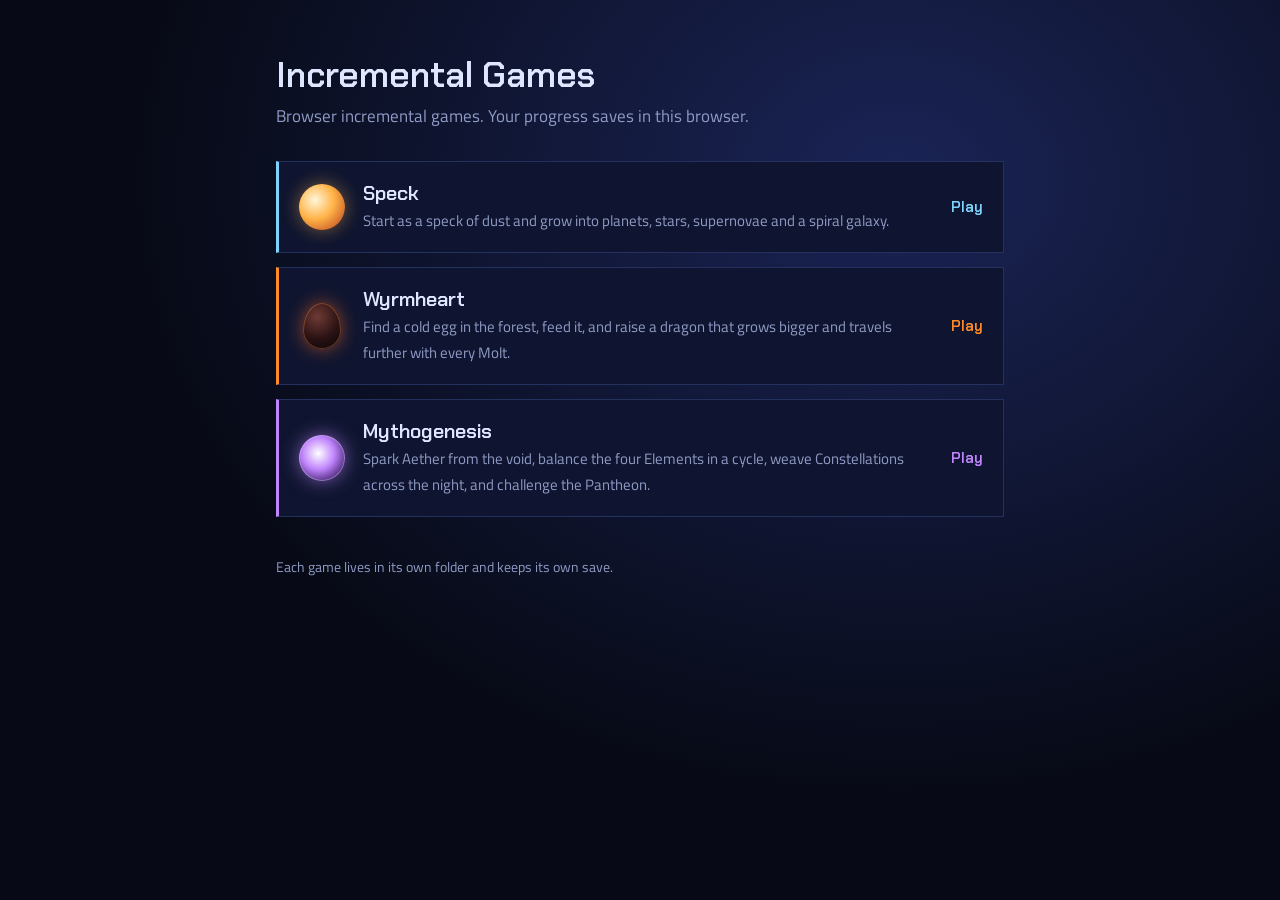
<file: index.html>
<!DOCTYPE html>
<html lang="en">
<head>
  <meta charset="utf-8">
  <meta name="viewport" content="width=device-width, initial-scale=1">
  <title>Incremental Games</title>
  <link rel="preconnect" href="https://fonts.googleapis.com">
  <link rel="preconnect" href="https://fonts.gstatic.com" crossorigin>
  <link rel="stylesheet" href="https://fonts.googleapis.com/css2?family=Chakra+Petch:wght@500;600&family=Titillium+Web:wght@400;600&display=swap">
  <style>
    :root { --bg: #070a16; --panel: #0f1530; --border: #24305e; --text: #dfe6ff; --muted: #8f9bc4; --accent: #7dd3fc; }
    * { box-sizing: border-box; }
    body { margin: 0; min-height: 100vh; background: radial-gradient(ellipse at 70% 20%, #1a2456 0%, var(--bg) 60%); color: var(--text); font: 17px/1.55 "Titillium Web", system-ui, sans-serif; }
    main { max-width: 760px; margin: 0 auto; padding: 56px 16px 40px; }
    h1 { font: 600 2.2rem/1.1 "Chakra Petch", sans-serif; margin: 0 0 8px; }
    p.lead { color: var(--muted); margin: 0 0 32px; }
    .games { display: grid; gap: 14px; }
    a.game { display: flex; gap: 18px; align-items: center; padding: 18px 20px; background: var(--panel); border: 1px solid var(--border); border-left: 3px solid var(--accent); color: inherit; text-decoration: none; }
    a.game:hover, a.game:focus-visible { border-color: var(--accent); outline: none; }
    .dot { flex: none; width: 46px; height: 46px; border-radius: 50%; background: radial-gradient(circle at 35% 35%, #fff6d8, #ffb347 45%, #b4381c 100%); box-shadow: 0 0 18px rgba(255, 179, 71, 0.45); }
    .dot.egg { border-radius: 50% 50% 50% 50% / 60% 60% 40% 40%; width: 38px; margin: 0 4px; background: radial-gradient(circle at 38% 30%, #6e3a34, #2a1214 55%, #080305); box-shadow: 0 0 18px rgba(255, 110, 30, 0.55), inset 0 0 0 1px rgba(255, 140, 60, 0.35); }
    .dot.star { background: radial-gradient(circle at 42% 40%, #ffffff, #c084fc 42%, #31145c 85%, #080416 100%); box-shadow: 0 0 18px rgba(192, 132, 252, 0.6), inset 0 0 0 1px rgba(226, 212, 255, 0.4); }
    .name { font: 600 1.25rem "Chakra Petch", sans-serif; }
    .desc { color: var(--muted); font-size: 0.95rem; }
    .play { margin-left: auto; font: 600 0.95rem "Chakra Petch", sans-serif; color: var(--accent); white-space: nowrap; }
    footer { margin-top: 40px; color: var(--muted); font-size: 0.85rem; }
  </style>
</head>
<body>
  <main>
    <h1>Incremental Games</h1>
    <p class="lead">Browser incremental games. Your progress saves in this browser.</p>
    <div class="games">
      <a class="game" href="1st%20Try/">
        <span class="dot" aria-hidden="true"></span>
        <span>
          <span class="name">Speck</span><br>
          <span class="desc">Start as a speck of dust and grow into planets, stars, supernovae and a spiral galaxy.</span>
        </span>
        <span class="play">Play</span>
      </a>
      <a class="game" href="Dragon%20Incremental/" style="--accent: #ff8a2a">
        <span class="dot egg" aria-hidden="true"></span>
        <span>
          <span class="name">Wyrmheart</span><br>
          <span class="desc">Find a cold egg in the forest, feed it, and raise a dragon that grows bigger and travels further with every Molt.</span>
        </span>
        <span class="play">Play</span>
      </a>
      <a class="game" href="Mythogenesis/" style="--accent: #c084fc">
        <span class="dot star" aria-hidden="true"></span>
        <span>
          <span class="name">Mythogenesis</span><br>
          <span class="desc">Spark Aether from the void, balance the four Elements in a cycle, weave Constellations across the night, and challenge the Pantheon.</span>
        </span>
        <span class="play">Play</span>
      </a>
    </div>
    <footer>Each game lives in its own folder and keeps its own save.</footer>
  </main>
</body>
</html>
</file>
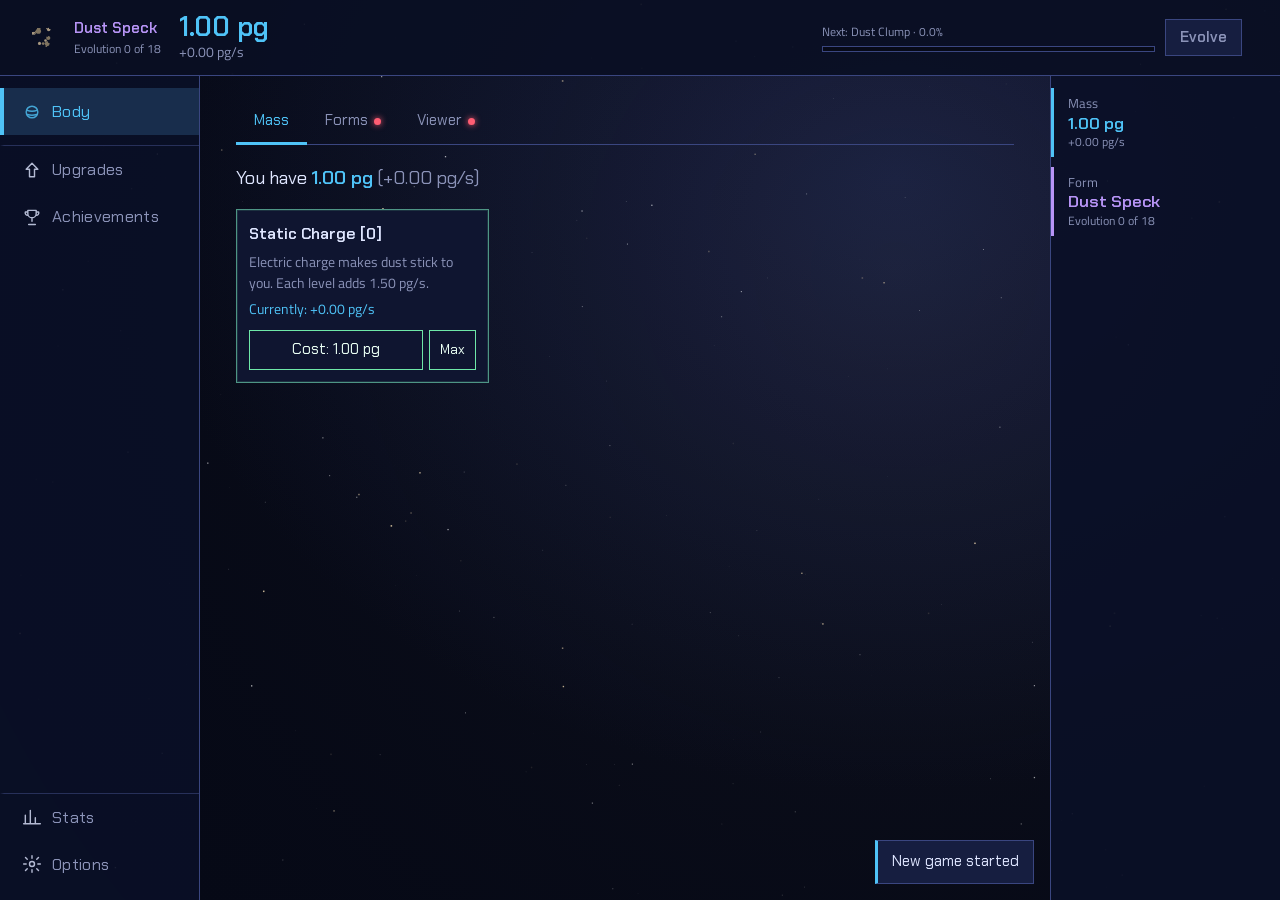
<file: 1st Try/index.html>
<!doctype html>
<html lang="en">
<head>
  <meta charset="utf-8">
  <meta name="viewport" content="width=device-width, initial-scale=1">
  <title>Speck</title>
  <link rel="preconnect" href="https://fonts.googleapis.com">
  <link rel="preconnect" href="https://fonts.gstatic.com" crossorigin>
  <link rel="stylesheet" href="https://fonts.googleapis.com/css2?family=Chakra+Petch:wght@400;500;600&family=Titillium+Web:wght@400;600&display=swap">
  <link rel="stylesheet" href="css/style.css">
</head>
<body>
  <header id="header">
    <div id="headerForm" class="header-form"></div>
    <div class="header-main">
      <div id="headerAmount" class="header-amount"></div>
      <div id="headerRate" class="header-rate"></div>
    </div>
    <div id="headerEvolve" class="header-evolve"></div>
    <div id="headerResets" class="header-resets"></div>
  </header>
  <canvas id="sky" aria-hidden="true"></canvas>

  <div class="layout">
    <nav id="tabBar" aria-label="Game tabs"></nav>
    <main id="tabContainer"></main>
    <aside id="resources" aria-label="Resources"></aside>
  </div>

  <div id="modalRoot"></div>
  <div id="notifications"></div>

  <!-- Library -->
  <script src="lib/break_eternity.js"></script>

  <!-- Engine (order matters) -->
  <script src="js/core/decimal.js"></script>
  <script src="js/core/format.js"></script>
  <script src="js/core/scaling.js"></script>
  <script src="js/core/layers.js"></script>
  <script src="js/core/automation.js"></script>
  <script src="js/core/systems.js"></script>
  <script src="js/core/player.js"></script>
  <script src="js/core/save.js"></script>
  <script src="js/core/ui.js"></script>
  <script src="js/core/tabs.js"></script>
  <script src="js/core/hotkeys.js"></script>
  <script src="js/core/loop.js"></script>

  <!-- Game content: one file per layer, in layer order -->
  <script src="js/content/units.js"></script>
  <script src="js/content/accretion.js"></script>
  <script src="js/content/evolution.js"></script>
  <script src="js/content/collision.js"></script>
  <script src="js/content/atmosphere.js"></script>
  <script src="js/content/interior.js"></script>
  <script src="js/content/fusion.js"></script>
  <script src="js/content/starmap.js"></script>
  <script src="js/content/system.js"></script>
  <script src="js/content/nursery.js"></script>
  <script src="js/content/supernova.js"></script>
  <script src="js/content/tree.js"></script>
  <script src="js/content/anomalies.js"></script>
  <script src="js/content/kilonova.js"></script>
  <script src="js/content/refine.js"></script>
  <script src="js/content/galaxy.js"></script>
  <script src="js/content/spectrum.js"></script>
  <script src="js/content/merger.js"></script>
  <script src="js/content/smbh.js"></script>
  <script src="js/content/observatories.js"></script>
  <script src="js/content/achievements.js"></script>
  <script src="js/content/art.js"></script>
  <script src="js/content/sky.js"></script>

  <!-- Start -->
  <script src="js/game.js"></script>
</body>
</html>
</file>
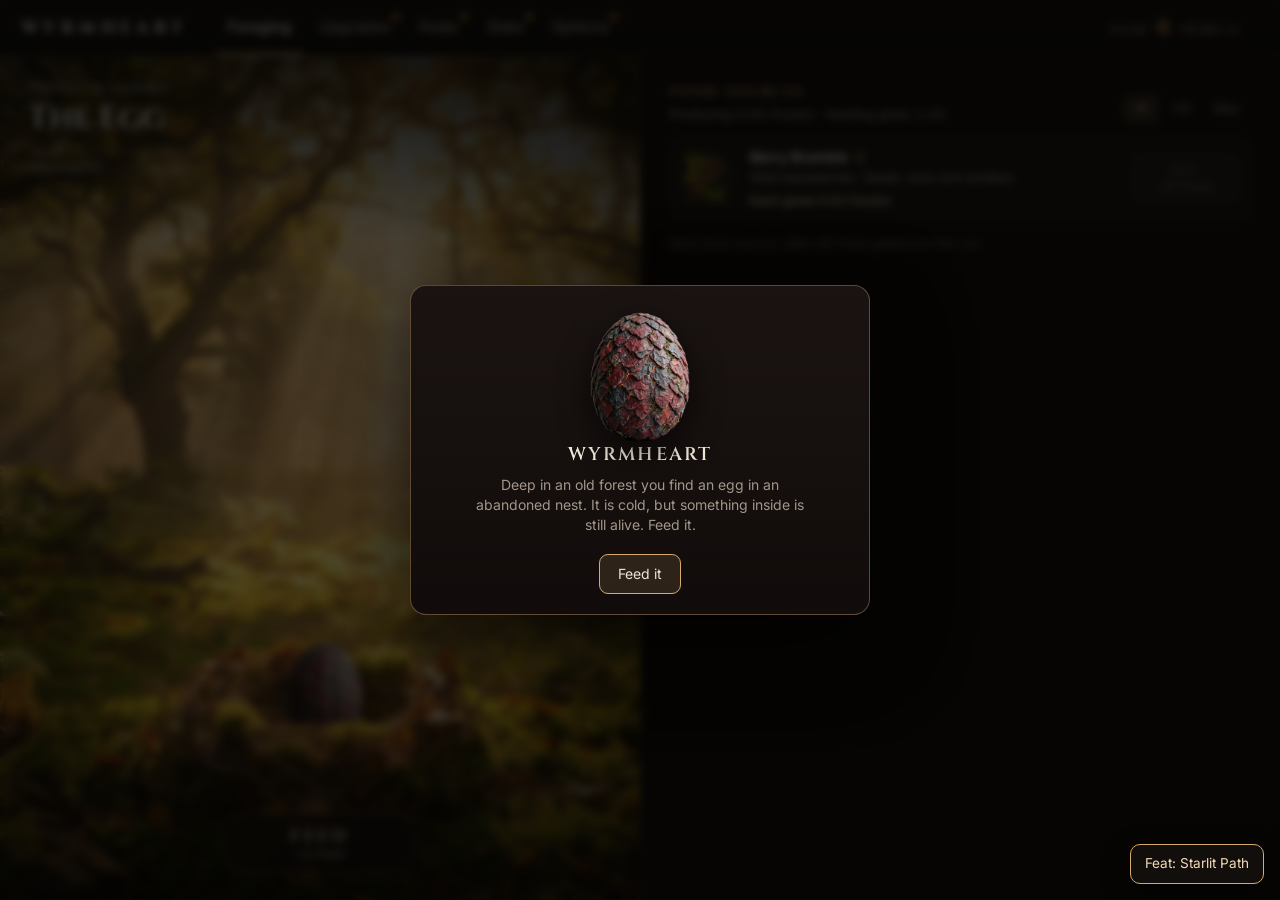
<file: Dragon Incremental/index.html>
<!DOCTYPE html>
<html lang="en">
<head>
  <meta charset="UTF-8">
  <meta name="viewport" content="width=device-width, initial-scale=1">
  <title>Wyrmheart</title>
  <meta name="description" content="An incremental game: find an egg in the forest, feed it, and raise a dragon that grows and travels further with every Molt.">
  <link rel="preconnect" href="https://fonts.googleapis.com">
  <link rel="preconnect" href="https://fonts.gstatic.com" crossorigin>
  <link href="https://fonts.googleapis.com/css2?family=Cinzel:wght@500;600;700&family=Inter:wght@400;500;600&display=swap" rel="stylesheet">
  <link rel="stylesheet" href="css/style.css?v=9">
</head>
<body>
  <header class="topbar">
    <div class="brand">Wyrmheart</div>
    <nav id="tabBar" class="tab-bar" role="tablist"></nav>
    <div class="top-stats">
      <div class="top-stat">
        <span class="top-label">Food</span>
        <span id="headerFood" class="top-value">0</span>
        <span id="headerRate" class="top-rate"></span>
      </div>
      <div id="headerScalesBox" class="top-stat" hidden>
        <span class="top-label">Scales</span>
        <span id="headerScales" class="top-value gold">0</span>
      </div>
      <div id="headerEmbersBox" class="top-stat" hidden>
        <span class="top-label">Embers</span>
        <span id="headerEmbers" class="top-value">0</span>
      </div>
      <div id="headerGoldBox" class="top-stat" hidden>
        <span class="top-label">Gold</span>
        <span id="headerGold" class="top-value gold">0</span>
      </div>
      <div id="headerStarlightBox" class="top-stat" hidden>
        <span class="top-label">Starlight</span>
        <span id="headerStarlight" class="top-value starlight">0</span>
      </div>
    </div>
  </header>

  <main class="layout">
    <section id="stage" class="stage" aria-label="Your dragon"></section>
    <section class="panel">
      <div id="tabContainer" class="tab-container"></div>
    </section>
  </main>

  <div id="notifications" class="notifications" aria-live="polite"></div>
  <div id="modalRoot"></div>

  <!-- ?v=N on every local file: bump it on each release so browsers never mix cached old scripts with new ones -->
  <!-- Big numbers -->
  <script src="lib/break_eternity.js?v=9"></script>

  <!-- Engine (copied from Speck) -->
  <script src="js/core/decimal.js?v=9"></script>
  <script src="js/core/format.js?v=9"></script>
  <script src="js/core/scaling.js?v=9"></script>
  <script src="js/core/layers.js?v=9"></script>
  <script src="js/core/automation.js?v=9"></script>
  <script src="js/core/player.js?v=9"></script>
  <script src="js/core/save.js?v=9"></script>
  <script src="js/core/ui.js?v=9"></script>
  <script src="js/core/tabs.js?v=9"></script>
  <script src="js/core/hotkeys.js?v=9"></script>
  <script src="js/core/loop.js?v=9"></script>

  <!-- Content, in layer order -->
  <script src="js/content/forage.js?v=9"></script>
  <script src="js/content/youngling.js?v=9"></script>
  <script src="js/content/bloodline.js?v=9"></script>
  <script src="js/content/conquest.js?v=9"></script>
  <script src="js/content/firmament.js?v=9"></script>
  <script src="js/content/achievements.js?v=9"></script>

  <!-- Stage -->
  <script src="js/art/stage.js?v=9"></script>

  <script src="js/game.js?v=9"></script>
</body>
</html>
</file>
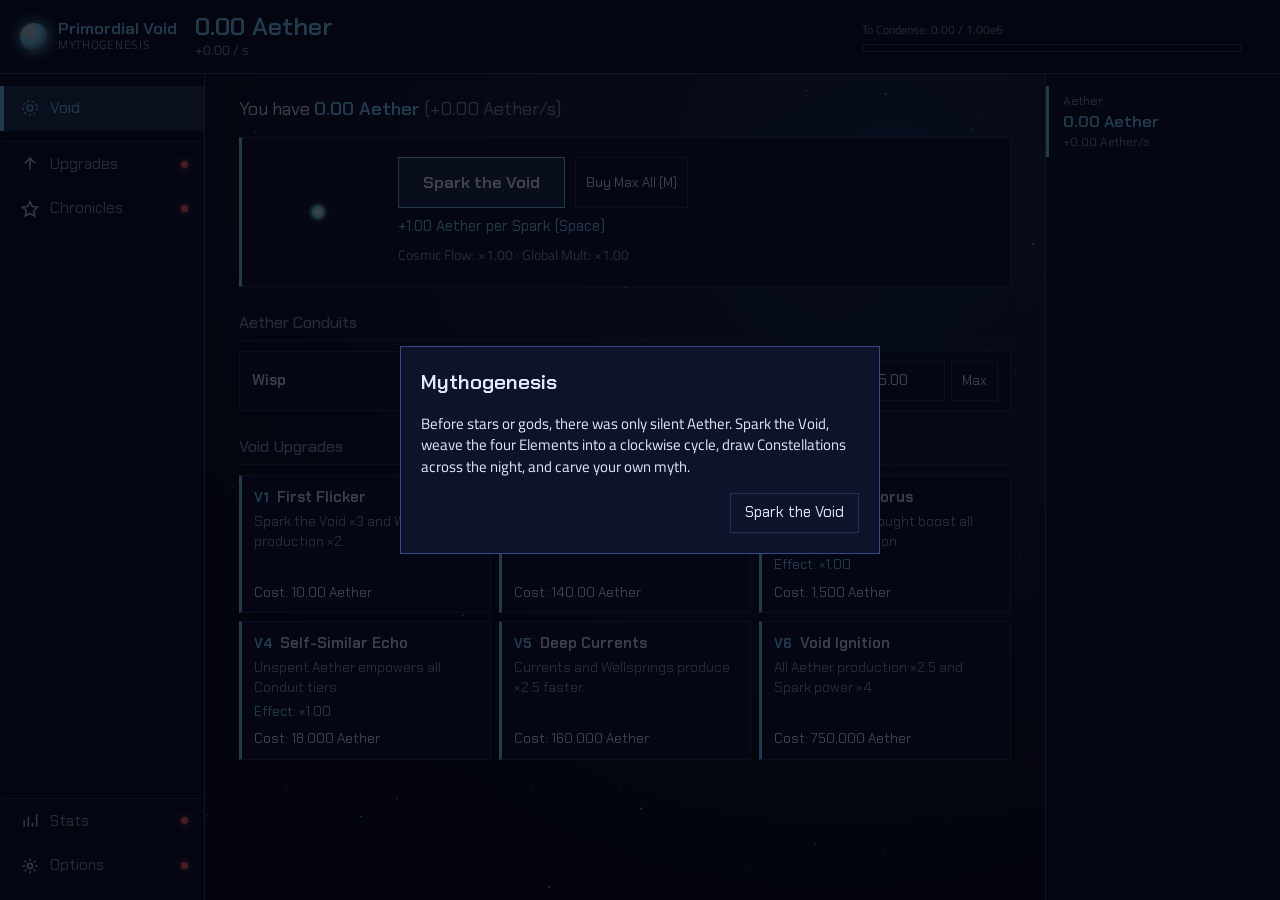
<file: Mythogenesis/index.html>
<!doctype html>
<html lang="en">
<head>
  <meta charset="utf-8">
  <meta name="viewport" content="width=device-width, initial-scale=1">
  <title>Mythogenesis</title>
  <meta name="description" content="A cosmic creation-myth incremental: shape Aether into Elements, weave Constellations across the night, bargain with Patron Deities, and shatter the cosmos.">
  <link rel="preconnect" href="https://fonts.googleapis.com">
  <link rel="preconnect" href="https://fonts.gstatic.com" crossorigin>
  <link rel="stylesheet" href="https://fonts.googleapis.com/css2?family=Chakra+Petch:wght@500;600&family=Titillium+Web:wght@400;600&display=swap">
  <link rel="stylesheet" href="css/style.css?v=2">
</head>
<body>
  <canvas id="sky" aria-hidden="true"></canvas>

  <header id="header">
    <div class="header-era">
      <div id="headerOrb" class="orb" aria-hidden="true"></div>
      <div>
        <div id="headerEraName" class="header-era-name">Primordial Void</div>
        <div class="header-era-sub">Mythogenesis</div>
      </div>
    </div>
    <div class="header-main">
      <div id="headerAmount" class="header-amount">0.00 Aether</div>
      <div id="headerRate" class="header-rate">+0.00 / s</div>
    </div>
    <div class="header-goal">
      <div id="headerGoalLabel" class="header-goal-label"></div>
      <div class="progress"><div id="headerGoalFill" class="progress-fill"></div></div>
    </div>
    <div id="headerResets" class="header-resets"></div>
  </header>

  <div class="layout">
    <nav id="tabBar" aria-label="Game tabs"></nav>
    <main id="mainCol">
      <div id="trialBanner" class="region-banner" hidden></div>
      <div id="tabContainer"></div>
    </main>
    <aside id="resources" aria-label="Resources"></aside>
  </div>

  <div id="modalRoot"></div>
  <div id="notifications" aria-live="polite"></div>

  <!-- Big numbers -->
  <script src="lib/break_eternity.js?v=2"></script>

  <!-- Core engine -->
  <script src="js/core/decimal.js?v=2"></script>
  <script src="js/core/format.js?v=2"></script>
  <script src="js/core/scaling.js?v=2"></script>
  <script src="js/core/layers.js?v=2"></script>
  <script src="js/core/automation.js?v=2"></script>
  <script src="js/core/systems.js?v=2"></script>
  <script src="js/core/player.js?v=2"></script>
  <script src="js/core/save.js?v=2"></script>
  <script src="js/core/ui.js?v=2"></script>
  <script src="js/core/tabs.js?v=2"></script>
  <script src="js/core/hotkeys.js?v=2"></script>
  <script src="js/core/loop.js?v=2"></script>

  <!-- Content layers -->
  <script src="js/content/void.js?v=2"></script>
  <script src="js/content/elements.js?v=2"></script>
  <script src="js/content/constellations.js?v=2"></script>
  <script src="js/content/pantheon.js?v=2"></script>
  <script src="js/content/ragnarok.js?v=2"></script>
  <script src="js/content/achievements.js?v=2"></script>

  <!-- Art & Starfield -->
  <script src="js/art/sky.js?v=2"></script>

  <!-- Start -->
  <script src="js/game.js?v=2"></script>
</body>
</html>
</file>
<file: 1st Try/css/style.css>
/* Speck: square panels, left sidebar navigation, deep-space palette. */

:root {
  --void: #070a17;
  --panel: #0f1530;
  --panel-2: #161e40;
  --border: #27305a;
  --border-strong: #3a4680;
  --text: #dfe6ff;
  --muted: #8b93b8;
  --accent: #4fc3f7;
  --good: #6ee7a8;
  --warn: #ffb74d;
  --evo: #b794f6; /* Evolution colour: your form */
  --danger: #ff5a5a;
  --sidebar: 200px;
  --resources: 230px;
  --radius: 0;
  --font-ui: "Chakra Petch", "Segoe UI", system-ui, sans-serif;
  --font-body: "Titillium Web", "Segoe UI", system-ui, sans-serif;
  font-family: var(--font-body);
}

* { box-sizing: border-box; border-radius: 0; }

html { background: var(--void); }

body {
  margin: 0;
  min-height: 100vh;
  color: var(--text);
  font-size: 15px;
  line-height: 1.45;
  /* the animated starfield is drawn on #sky behind everything */
  background: transparent;
}

[hidden] { display: none !important; }

button, .tab-btn, .header-amount, h2, h3, .card-title, .milestone-req, .layer-header, kbd {
  font-family: var(--font-ui);
}

:focus-visible { outline: 2px solid var(--accent); outline-offset: 2px; }

/* ---------- Header ---------- */
#header {
  position: sticky;
  top: 0;
  z-index: 5;
  display: flex;
  align-items: center;
  gap: 18px;
  height: 76px;
  padding: 0 20px;
  background: #0a0f24ee;
  border-bottom: 1px solid var(--border-strong);
}

/* You: a glowing body that grows and changes colour as you evolve (Evolution > Viewer) */
.orb {
  --orb-color: #9a8f80;
  --orb-size: 6px;
  width: var(--orb-size);
  height: var(--orb-size);
  border-radius: 50%;
  background: radial-gradient(circle at 35% 30%, #ffffffcc 0, var(--orb-color) 35%, #000000aa 100%);
  box-shadow: 0 0 calc(var(--orb-size) / 2) var(--orb-color);
  transition: width 0.8s ease, height 0.8s ease, background 0.8s ease, box-shadow 0.8s ease;
}

.header-main { display: flex; flex-direction: column; min-width: 0; }
.header-amount {
  font-size: 1.7rem;
  font-weight: 600;
  color: var(--accent);
  font-variant-numeric: tabular-nums;
  line-height: 1.1;
}
.header-rate { color: var(--muted); font-size: 0.9rem; min-height: 1.2em; }
.header-text {
  margin-left: auto;
  font-family: var(--font-ui);
  font-size: 1.05rem;
  color: var(--evo);
  text-align: right;
}
.header-text:empty { display: none; }

/* ---------- Sidebar + content ---------- */
.layout {
  display: grid;
  grid-template-columns: var(--sidebar) minmax(0, 1fr) var(--resources);
  min-height: calc(100vh - 76px);
}

#tabBar {
  position: sticky;
  top: 76px;
  align-self: start;
  height: calc(100vh - 76px);
  display: flex;
  flex-direction: column;
  gap: 0;
  padding: 12px 0;
  background: #0b1027e6;
  border-right: 1px solid var(--border-strong);
  overflow-y: auto;
}

.tab-btn {
  --tab-color: var(--text);
  display: block;
  width: 100%;
  text-align: left;
  padding: 12px 18px;
  background: transparent;
  border: 0;
  border-left: 4px solid transparent;
  color: var(--muted);
  font-size: 1rem;
  letter-spacing: 0.02em;
}
.tab-btn:hover { background: var(--panel); color: var(--text); }
.tab-btn.active { border-left-color: var(--tab-color); background: var(--panel-2); color: var(--tab-color); }

/* Layer tabs always show their colour: dimmed when inactive, full when active */
.tab-btn[data-layer] {
  color: color-mix(in srgb, var(--tab-color) 70%, var(--muted));
  border-left-color: color-mix(in srgb, var(--tab-color) 40%, transparent);
}
.tab-btn[data-layer]:hover { color: var(--tab-color); background: color-mix(in srgb, var(--tab-color) 8%, transparent); }
.tab-btn[data-layer].active {
  color: var(--tab-color);
  border-left-color: var(--tab-color);
  background: color-mix(in srgb, var(--tab-color) 14%, var(--panel));
}

/* Tool tabs (Upgrades, Stats, Options) are neutral and separated from the layers */
.tab-btn[data-system] { margin-top: 0; }
.tab-btn[data-system="tool"] { margin-top: 10px; border-top: 1px solid var(--border); }
.tab-btn[data-system="first"] { margin-top: auto; border-top: 1px solid var(--border); }

#tabContainer {
  padding: 24px clamp(16px, 3vw, 36px) 48px;
  max-width: 1120px;
  width: 100%;
}

/* ---------- Buttons ---------- */
button {
  font: inherit;
  font-family: var(--font-ui);
  color: var(--text);
  background: var(--panel);
  border: 1px solid var(--border);
  padding: 8px 14px;
  cursor: pointer;
}
button:hover { background: var(--panel-2); border-color: var(--border-strong); }
button.small { padding: 4px 10px; font-size: 0.85rem; }
button.can { border-color: var(--good); color: #eafff4; }
button.danger { border-color: var(--danger); color: var(--danger); }

/* ---------- Layer tab ---------- */
.layer-header { font-size: 1.15rem; margin-bottom: 18px; }
.layer-header .amount { font-weight: 600; color: var(--accent); font-variant-numeric: tabular-nums; }
.layer-header .rate { color: var(--muted); }
.layer-note { margin: -12px 0 18px; color: var(--muted); font-size: 0.92rem; }

.prestige-box {
  display: flex;
  align-items: center;
  gap: 16px;
  flex-wrap: wrap;
  margin-bottom: 20px;
  padding: 14px;
  background: var(--panel);
  border: 1px solid var(--border);
}
.prestige-btn { padding: 12px 22px; font-size: 1.02rem; min-width: 240px; }
.prestige-btn.can { background: #12331f; }
.prestige-info { color: var(--muted); font-size: 0.92rem; }

.auto-box { display: flex; flex-wrap: wrap; gap: 8px; margin-bottom: 20px; }
.auto-btn { font-size: 0.85rem; padding: 6px 12px; color: var(--muted); }
.auto-btn.on { border-color: var(--accent); color: var(--accent); }

h2 { font-weight: 600; font-size: 1.3rem; margin: 0 0 14px; }
h3 {
  margin: 28px 0 10px;
  color: var(--muted);
  font-weight: 500;
  font-size: 1rem;
  padding-bottom: 6px;
  border-bottom: 1px solid var(--border);
}

.grid {
  display: grid;
  grid-template-columns: repeat(auto-fill, minmax(230px, 1fr));
  gap: 10px;
}

.card {
  background: var(--panel);
  border: 1px solid var(--border);
  padding: 12px;
  display: flex;
  flex-direction: column;
  gap: 6px;
  text-align: left;
  font-family: var(--font-body);
}
.card-title { font-weight: 600; font-size: 1rem; }
.card-title.scaled { color: var(--warn); }
.card-desc { color: var(--muted); font-size: 0.9rem; }
.card-effect { font-size: 0.9rem; color: var(--accent); }
.card-effect:empty { display: none; }
.card-cost { font-size: 0.9rem; font-family: var(--font-ui); }
.card-buttons { display: flex; gap: 6px; margin-top: auto; padding-top: 4px; }
.card-buttons button:first-child { flex: 1; }

.card.upgrade { cursor: pointer; color: var(--text); }
.card.upgrade.can { border-color: var(--good); }
.card.upgrade.bought { border-color: var(--accent); background: #10284a; cursor: default; }

/* ---------- Sub-tabs ---------- */
.subtab-bar {
  display: flex;
  gap: 0;
  margin-bottom: 20px;
  border-bottom: 1px solid var(--border-strong);
}
.subtab-btn {
  --tab-color: var(--accent);
  background: transparent;
  border: 0;
  border-bottom: 3px solid transparent;
  margin-bottom: -1px;
  padding: 10px 18px;
  color: var(--muted);
}
.subtab-btn:hover { background: var(--panel); color: var(--text); border-color: transparent; }
.subtab-btn.active { color: var(--tab-color); border-bottom-color: var(--tab-color); }

/* ---------- Evolution viewer ---------- */
.viewer {
  display: grid;
  grid-template-columns: minmax(220px, 300px) minmax(0, 1fr);
  border: 1px solid var(--border);
  background: var(--panel);
}
.viewer-sky {
  display: grid;
  place-items: center;
  min-height: 260px;
  overflow: hidden;
  border-right: 1px solid var(--border);
  background: radial-gradient(circle at 50% 50%, #18224a 0, #070a17 75%);
}
.viewer-orb { transition: width 1.2s ease, height 1.2s ease, background 1.2s ease, box-shadow 1.2s ease; }
.viewer-info { padding: 22px 24px; display: flex; flex-direction: column; gap: 6px; }
.viewer-name { font-family: var(--font-ui); font-size: 2rem; font-weight: 600; color: var(--evo); line-height: 1.1; }
.viewer-step { color: var(--muted); font-family: var(--font-ui); }
.viewer-mass { font-family: var(--font-ui); font-size: 1.3rem; color: var(--accent); font-variant-numeric: tabular-nums; margin-top: 8px; }
.viewer-fact { margin: 4px 0 14px; max-width: 46ch; }
.progress { height: 14px; border: 1px solid var(--border-strong); background: var(--void); }
.progress-fill { height: 100%; width: 0; background: var(--evo); transition: width 0.3s linear; }
.progress-label { color: var(--muted); font-size: 0.92rem; }

.viewer-path {
  display: grid;
  grid-template-columns: repeat(auto-fit, minmax(84px, 1fr));
  border: 1px solid var(--border);
}
.path-cell {
  display: flex;
  flex-direction: column;
  align-items: center;
  gap: 6px;
  padding: 12px 4px 10px;
  background: var(--panel);
  border-right: 1px solid var(--border);
  opacity: 0.35;
}
.path-cell:last-child { border-right: 0; }
.path-cell.reached { opacity: 1; }
.path-cell.current { background: var(--panel-2); box-shadow: inset 0 -3px 0 var(--evo); }
.path-dot { height: 48px; display: grid; place-items: center; }
.path-name { font-family: var(--font-ui); font-size: 0.8rem; text-align: center; color: var(--muted); }
.path-cell.current .path-name { color: var(--evo); }

/* Stars glow */
.orb.star {
  background: radial-gradient(circle at 50% 50%, #fffbe8 0, var(--orb-color) 45%, #00000066 100%);
  box-shadow: 0 0 calc(var(--orb-size) * 0.6) var(--orb-color), 0 0 calc(var(--orb-size) * 1.4) color-mix(in srgb, var(--orb-color) 40%, transparent);
}

/* ---------- Periodic table (compact periods 1–2) ---------- */
.pt-grid {
  --k-fusing: #ffd54f;
  --k-found: #4dd0c0;
  display: grid;
  grid-template-columns: repeat(8, minmax(0, 76px));
  grid-template-rows: repeat(2, auto);
  gap: 4px;
  margin-bottom: 8px;
}
.pt-cell {
  --k: var(--border-strong);
  aspect-ratio: 1 / 1.05;
  padding: 4px 6px;
  display: flex;
  flex-direction: column;
  justify-content: space-between;
  background: #0b1027;
  border: 1px solid var(--border-strong);
  color: var(--muted);
}
.pt-cell.todo { border-style: dashed; }
.pt-cell.fusing { --k: var(--k-fusing); }
.pt-cell.found { --k: var(--k-found); }
.pt-cell.fusing, .pt-cell.found {
  background: color-mix(in srgb, var(--k) 16%, #0b1027);
  border-color: var(--k);
  color: var(--text);
}
.pt-cell.future { opacity: 0.3; border-color: var(--border); }
.pt-z { font-size: 0.68rem; line-height: 1; opacity: 0.8; }
.pt-sym { font-family: var(--font-ui); font-size: 1.4rem; font-weight: 600; line-height: 1; }
.pt-cell.fusing .pt-sym, .pt-cell.found .pt-sym { color: var(--k); }
.pt-amount { font-size: 0.66rem; line-height: 1.1; min-height: 0.75rem; white-space: nowrap; overflow: hidden; }
.pt-later { color: var(--muted); font-size: 0.88rem; margin: 4px 0 0; }

.pt-rows { display: flex; flex-direction: column; border: 1px solid var(--border); }
.pt-row {
  display: flex;
  gap: 14px;
  align-items: flex-start;
  padding: 10px 14px;
  background: var(--panel);
  border-top: 1px solid var(--border);
  border-left: 3px solid var(--border-strong);
}
.pt-row:first-child { border-top: 0; }
.pt-row.state-fusing { border-left-color: #ffd54f; }
.pt-row.state-found { border-left-color: #4dd0c0; }
.pt-row.state-todo { border-left-style: dashed; }
.pt-row-sym { font-family: var(--font-ui); font-size: 1.5rem; font-weight: 600; min-width: 2.2ch; color: var(--muted); }
.pt-row.state-fusing .pt-row-sym { color: #ffd54f; }
.pt-row.state-found .pt-row-sym { color: #4dd0c0; }
.pt-row-body { flex: 1; min-width: 0; display: flex; flex-direction: column; gap: 2px; }
.pt-row-top { display: flex; flex-wrap: wrap; gap: 4px 14px; align-items: baseline; }
.pt-row-name { font-family: var(--font-ui); font-weight: 600; }
.pt-row-state { font-size: 0.82rem; color: var(--muted); }
.pt-row.state-fusing .pt-row-state { color: #ffd54f; }
.pt-row.state-found .pt-row-state { color: #4dd0c0; }
.pt-row-amount { font-family: var(--font-ui); color: var(--accent); margin-left: auto; font-variant-numeric: tabular-nums; }
.pt-row-text { color: var(--muted); font-size: 0.9rem; }
.pt-row-effect { color: var(--good); font-size: 0.9rem; }
.pt-row.state-todo .pt-row-effect { color: var(--muted); }

/* ---------- Milestones ---------- */
.milestones { display: flex; flex-direction: column; gap: 0; border: 1px solid var(--border); }
.milestone {
  display: flex;
  gap: 14px;
  align-items: baseline;
  padding: 9px 12px;
  background: var(--panel);
  border-top: 1px solid var(--border);
  border-left: 3px solid transparent;
  color: var(--muted);
}
.milestone:first-child { border-top: 0; }
.milestone.reached { border-left-color: var(--good); background: #10223a; color: var(--text); }
.milestone-req { font-weight: 600; min-width: 170px; flex: none; }
.milestone-extra { font-family: var(--font-ui); min-width: 90px; flex: none; color: var(--muted); font-variant-numeric: tabular-nums; }
.milestone.reached .milestone-req { color: var(--good); }

/* ---------- Options / stats ---------- */
.options-grid {
  display: grid;
  grid-template-columns: repeat(auto-fill, minmax(190px, 1fr));
  gap: 8px;
}
.stats-list, .hotkey-list { line-height: 1.9; padding-left: 20px; }
kbd {
  background: var(--panel-2);
  border: 1px solid var(--border);
  padding: 1px 6px;
  font-size: 0.85rem;
}

/* ---------- Modal ---------- */
.modal-backdrop {
  position: fixed;
  inset: 0;
  background: #02040cbb;
  display: flex;
  align-items: center;
  justify-content: center;
  padding: 16px;
  z-index: 10;
}
.modal {
  background: var(--panel);
  border: 1px solid var(--border-strong);
  padding: 20px;
  width: 100%;
  max-width: 480px;
}
.modal h2 { margin-top: 0; }
.modal textarea {
  width: 100%;
  background: var(--void);
  color: var(--text);
  border: 1px solid var(--border);
  padding: 8px;
  font-family: Consolas, monospace;
  font-size: 0.8rem;
  word-break: break-all;
}
.modal-buttons { display: flex; gap: 8px; justify-content: flex-end; margin-top: 12px; flex-wrap: wrap; }

/* ---------- Notifications ---------- */
#notifications {
  position: fixed;
  right: 16px;
  bottom: 16px;
  display: flex;
  flex-direction: column;
  gap: 8px;
  z-index: 20;
}
.toast {
  background: var(--panel-2);
  border: 1px solid var(--border-strong);
  border-left: 3px solid var(--accent);
  padding: 10px 14px;
  max-width: 320px;
  font-family: var(--font-ui);
  transition: opacity 0.5s;
}
.toast-error { border-left-color: var(--danger); }
.toast.fade { opacity: 0; }

/* ---------- Small screens: sidebar becomes a top bar ---------- */
@media (max-width: 720px) {
  #header { height: 64px; padding: 0 16px; gap: 12px; }
  .header-amount { font-size: 1.3rem; }
  .header-text { font-size: 0.9rem; }
  .layout { grid-template-columns: minmax(0, 1fr); grid-template-rows: auto 1fr; }
  #tabBar {
    position: sticky;
    top: 64px;
    z-index: 4;
    height: auto;
    flex-direction: row;
    padding: 0;
    overflow-x: auto;
    border-right: 0;
    border-bottom: 1px solid var(--border-strong);
  }
  .tab-btn { width: auto; flex: none; border-left: 0 !important; border-bottom: 3px solid transparent; padding: 10px 14px; }
  .tab-btn[data-layer] { border-bottom-color: color-mix(in srgb, var(--tab-color) 40%, transparent); }
  .tab-btn.active, .tab-btn[data-layer].active { border-bottom-color: var(--tab-color); }
  .tab-btn[data-system="tool"] { margin-top: 0; border-top: 0; }
  .tab-btn[data-system="first"] { margin-top: 0; margin-left: auto; border-top: 0; }
  #tabContainer { padding: 16px; }
  .viewer { grid-template-columns: 1fr; }
  .viewer-sky { border-right: 0; border-bottom: 1px solid var(--border); min-height: 220px; }
  .milestone { flex-wrap: wrap; gap: 4px 12px; }
  .milestone-desc { flex-basis: 100%; }
  .prestige-btn { min-width: 0; width: 100%; }
}

@media (prefers-reduced-motion: reduce) {
  .orb, .viewer-orb, .progress-fill, .toast { transition: none; }
}

/* ---------- Upgrades tab (IMR / Synergism style) ---------- */
.upg-detail {
  /* Fixed height so the tiles below never jump when a description needs an extra line */
  height: 168px;
  overflow: hidden;
  padding: 14px 16px;
  margin-bottom: 28px;
  background: var(--panel);
  border: 1px solid var(--border-strong);
  display: flex;
  flex-direction: column;
  gap: 4px;
}
.upg-detail-title { font-family: var(--font-ui); font-size: 1.15rem; font-weight: 600; }
.upg-detail-desc { color: var(--muted); max-width: 70ch; }
.upg-detail-effect { color: var(--accent); }
.upg-detail-cost { font-family: var(--font-ui); }

.upg-columns {
  display: grid;
  grid-template-columns: repeat(auto-fill, minmax(250px, 1fr));
  gap: 28px 24px;
  align-items: start;
}
.upg-col { --layer: var(--accent); display: flex; flex-direction: column; align-items: center; gap: 8px; }
.upg-col-title { font-family: var(--font-ui); font-weight: 600; font-size: 1.05rem; color: var(--layer); }
.upg-have { color: var(--muted); font-size: 0.88rem; text-align: center; min-height: 1.3em; }
.upg-grid { display: grid; grid-template-columns: repeat(5, 46px); gap: 6px; }
.upg-tile {
  width: 46px;
  height: 46px;
  padding: 0;
  display: grid;
  place-items: center;
  background: #0b1027;
  border: 2px solid color-mix(in srgb, var(--layer) 45%, transparent);
  color: var(--layer);
}
.upg-icon { font-family: var(--font-ui); font-size: 1.05rem; font-weight: 600; line-height: 1; }
.upg-tile.can { border-color: var(--good); }
.upg-tile.bought { background: color-mix(in srgb, var(--layer) 22%, #0b1027); border-color: var(--layer); color: var(--text); }
.upg-tile.locked { border-color: var(--border); color: transparent; background: #0a0d1f; }
.upg-tile.locked::after { content: "?"; color: #3a4472; font-family: var(--font-ui); }
.upg-tile.locked .upg-icon { display: none; }
.upg-tile.selected { outline: 2px solid var(--text); outline-offset: 1px; }
.upg-col-buttons { display: flex; gap: 8px; margin-top: 4px; }
.upg-auto.on, .auto-toggle.on { border-color: var(--accent); color: var(--accent); }
.auto-toggle { color: var(--muted); }
.card-buttons { flex-wrap: wrap; }
.card-buttons .auto-toggle { flex: 1 1 100%; }
@media (max-width: 720px) {
  .upg-detail { height: 196px; }
}

/* ---------- Resource panel (right side) ---------- */
#resources {
  position: sticky;
  top: 76px;
  align-self: start;
  height: calc(100vh - 76px);
  overflow-y: auto;
  padding: 12px 0;
  background: #0b1027e6;
  border-left: 1px solid var(--border-strong);
}
.res-group { --layer: var(--accent); display: flex; flex-direction: column; border-left: 3px solid var(--layer); margin: 0 0 10px; }
.res-row {
  display: block;
  width: 100%;
  text-align: left;
  padding: 6px 14px;
  background: transparent;
  border: 0;
  font-family: var(--font-body);
}
.res-row:hover { background: var(--panel); }
.res-label { color: var(--muted); font-size: 0.8rem; }
.res-value { font-family: var(--font-ui); font-size: 1.05rem; font-weight: 600; color: var(--layer); font-variant-numeric: tabular-nums; line-height: 1.2; }
.res-sub { color: var(--muted); font-size: 0.78rem; min-height: 0; }
.res-sub:empty { display: none; }

/* Medium screens: resources become a strip above the content */
@media (max-width: 1100px) {
  .layout { grid-template-columns: var(--sidebar) minmax(0, 1fr); grid-template-rows: auto 1fr; }
  #tabBar { grid-row: 1 / 3; }
  #resources {
    grid-column: 2;
    grid-row: 1;
    position: static;
    height: auto;
    display: flex;
    flex-wrap: wrap;
    gap: 6px 0;
    padding: 6px 12px;
    border-left: 0;
    border-bottom: 1px solid var(--border-strong);
  }
  #tabContainer { grid-column: 2; grid-row: 2; }
  .res-group { flex-direction: row; flex-wrap: wrap; margin: 0 10px 0 0; }
  .res-row { width: auto; padding: 4px 10px; }
}
@media (max-width: 720px) {
  .layout { grid-template-columns: minmax(0, 1fr); grid-template-rows: auto auto 1fr; }
  #tabBar { grid-row: 1; }
  #resources { grid-column: 1; grid-row: 2; }
  #tabContainer { grid-column: 1; grid-row: 3; }
  .res-value { font-size: 0.95rem; }
}
/* Keep notifications clear of the resource panel on wide screens */
@media (min-width: 1101px) {
  #notifications { right: calc(var(--resources) + 16px); }
}


/* ---------- Evolve bar (top of the Accretion tab) ---------- */
.evo-bar {
  display: flex;
  align-items: center;
  gap: 16px;
  margin-bottom: 18px;
  padding: 12px 14px;
  background: color-mix(in srgb, var(--evo) 8%, var(--panel));
  border: 1px solid color-mix(in srgb, var(--evo) 45%, var(--border));
  border-left: 4px solid var(--evo);
}
.evo-bar-main { flex: 1; min-width: 0; display: flex; flex-direction: column; gap: 5px; }
.evo-bar-title { font-family: var(--font-ui); font-weight: 600; color: var(--evo); }
.evo-bar .progress { height: 10px; }
.evo-bar-label { color: var(--muted); font-size: 0.88rem; }
.evo-bar-btn { min-width: 130px; padding: 10px 18px; }
.evo-bar-btn.can { border-color: var(--evo); color: #fff; background: color-mix(in srgb, var(--evo) 30%, var(--panel)); }
@media (max-width: 720px) {
  .evo-bar { flex-direction: column; align-items: stretch; }
}
@media (max-width: 720px) {
  .pt-grid { gap: 3px; }
  .pt-cell { padding: 2px 3px; }
  .pt-sym { font-size: 1.1rem; }
  .pt-amount { font-size: 0.55rem; }
}

/* ---------- Star Map ---------- */
.sm-wrap {
  --sm: #e879f9;
  display: grid;
  grid-template-columns: minmax(0, 1.5fr) minmax(0, 1fr);
  gap: 12px;
  margin: 12px 0 16px;
}
.sm-map {
  position: relative;
  aspect-ratio: 16 / 10;
  border: 1px solid var(--border);
  overflow: hidden;
  background:
    radial-gradient(ellipse 45% 30% at 30% 40%, #e879f914, transparent 70%),
    radial-gradient(ellipse 40% 35% at 75% 60%, #4fc3f710, transparent 70%),
    radial-gradient(1px 1px at 8% 30%, #ffffff60 50%, transparent 51%),
    radial-gradient(1px 1px at 22% 85%, #ffffff40 50%, transparent 51%),
    radial-gradient(1px 1px at 44% 48%, #ffffff50 50%, transparent 51%),
    radial-gradient(1px 1px at 61% 88%, #ffffff35 50%, transparent 51%),
    radial-gradient(1px 1px at 78% 16%, #ffffff55 50%, transparent 51%),
    radial-gradient(1px 1px at 93% 44%, #ffffff40 50%, transparent 51%),
    #060918;
}
.sm-lines { position: absolute; inset: 0; width: 100%; height: 100%; }
.sm-lines line { stroke: var(--border); stroke-width: 0.3; stroke-dasharray: 1 1; vector-effect: non-scaling-stroke; }
.sm-lines line.open { stroke: #e879f970; stroke-dasharray: none; stroke-width: 1.5; }
.sm-node {
  position: absolute;
  transform: translate(-50%, -14px);
  display: flex;
  flex-direction: column;
  align-items: center;
  gap: 2px;
  padding: 0 4px 3px;
  background: none;
  border: 1px solid transparent;
  color: var(--text);
  font-family: var(--font-ui);
  cursor: pointer;
  white-space: nowrap;
}
.sm-node:hover, .sm-node.selected { border-color: #e879f960; background: #0f153099; }
.sm-node:focus-visible { outline: 2px solid var(--sm); outline-offset: 2px; }
.sm-dot {
  width: 14px;
  height: 14px;
  margin-top: 7px;
  transform: rotate(45deg);
  background: var(--sm);
  box-shadow: 0 0 12px #e879f9aa;
}
.sm-name { font-size: 0.8rem; font-weight: 600; }
.sm-stars { font-size: 0.72rem; color: var(--sm); letter-spacing: 1px; }
.sm-node.locked { color: var(--muted); }
.sm-node.locked .sm-dot { background: var(--border-strong); box-shadow: none; }
.sm-node.locked .sm-stars { color: var(--muted); letter-spacing: 0; }
.sm-node.done .sm-dot { background: #ffd54f; box-shadow: 0 0 12px #ffd54faa; }
.sm-node.done .sm-stars { color: #ffd54f; }
.sm-node.here .sm-dot { animation: sm-pulse 1.6s ease-in-out infinite; }
@keyframes sm-pulse { 50% { box-shadow: 0 0 2px #e879f9, 0 0 22px 6px #e879f9aa; } }
@media (prefers-reduced-motion: reduce) { .sm-node.here .sm-dot { animation: none; outline: 2px solid #fff; } }

.sm-detail {
  display: flex;
  flex-direction: column;
  gap: 6px;
  padding: 12px 14px;
  background: var(--panel);
  border: 1px solid var(--border);
  border-top: 3px solid var(--sm);
}
.sm-detail-title { font-family: var(--font-ui); font-size: 1.15rem; font-weight: 600; color: var(--sm); }
.sm-detail-status { color: var(--muted); font-size: 0.85rem; }
.sm-detail-line { font-size: 0.9rem; }
.sm-detail-reward { color: var(--good); }
.sm-detail-extra { color: var(--warn); font-size: 0.85rem; }
.sm-detail-buttons { display: flex; flex-wrap: wrap; gap: 8px; margin-top: auto; padding-top: 6px; }
.sm-travel, .sm-home {
  padding: 8px 12px;
  font-family: var(--font-ui);
  font-weight: 600;
  border: 1px solid var(--border-strong);
  background: var(--panel-2);
  color: var(--muted);
  cursor: not-allowed;
}
.sm-travel.can { border-color: var(--sm); background: #e879f922; color: var(--text); cursor: pointer; }
.sm-travel.can:hover { background: #e879f940; }
.sm-home { color: var(--text); cursor: pointer; }
.sm-home:hover { border-color: var(--danger); }

/* the rule banner shown on every layer page while you are in a region */
.region-banner {
  margin: 0 0 12px;
  padding: 8px 12px;
  border: 1px solid #e879f960;
  border-left: 4px solid #e879f9;
  background: #e879f914;
  font-size: 0.9rem;
}
.region-banner b { color: #e879f9; font-family: var(--font-ui); }
.region-banner .sm-home { margin-left: 8px; padding: 2px 8px; font-size: 0.8rem; }

@media (max-width: 720px) {
  .sm-wrap { grid-template-columns: minmax(0, 1fr); }
  .sm-map { aspect-ratio: 4 / 5; }
  .sm-name { font-size: 0.68rem; white-space: normal; max-width: 80px; text-align: center; line-height: 1.1; }
}

/* ---------- Supernova: remnant choice ---------- */
.rem-box { margin: 12px 0 16px; padding: 12px 14px; border: 1px solid var(--border); border-top: 3px solid #ff9f43; background: var(--panel); }
.rem-box.pending { border-color: #ff9f43; box-shadow: 0 0 18px #ff9f4333; }
.rem-title { font-family: var(--font-ui); font-weight: 600; font-size: 1.05rem; margin-bottom: 10px; color: #ffc48a; }
.rem-cards { display: grid; grid-template-columns: repeat(2, minmax(0, 1fr)); gap: 10px; }
.rem-card { display: flex; flex-direction: column; gap: 6px; padding: 10px 12px; border: 1px solid var(--border); background: var(--panel-2); }
.rem-card.active { border-color: var(--k); box-shadow: inset 0 0 0 1px var(--k); }
.rem-ns { --k: #7dd3fc; }
.rem-bh { --k: #c084fc; }
.rem-head { display: flex; align-items: baseline; gap: 8px; }
.rem-icon { color: var(--k); font-size: 1.1rem; }
.rem-name { font-family: var(--font-ui); font-weight: 600; color: var(--k); }
.rem-level { margin-left: auto; font-size: 0.8rem; color: var(--muted); }
.rem-tagline { font-size: 0.85rem; color: var(--muted); }
.rem-effect { font-size: 0.9rem; color: var(--good); }
.rem-choose { margin-top: auto; padding: 8px 10px; font-family: var(--font-ui); font-weight: 600; border: 1px solid var(--k); background: transparent; color: var(--text); cursor: pointer; }
.rem-choose:hover { background: color-mix(in srgb, var(--k) 20%, transparent); }
@media (max-width: 720px) { .rem-cards { grid-template-columns: minmax(0, 1fr); } }

/* ---------- Full periodic table (Update 4) ---------- */
.ptf-box { margin: 8px 0 4px; }
.ptf-scroll { overflow-x: auto; padding-bottom: 4px; }
.ptf-grid { display: grid; grid-template-columns: repeat(18, minmax(30px, 1fr)); gap: 2px; min-width: 600px; }
.ptf-cell { position: relative; padding: 2px 3px 3px; border: 1px solid var(--border); background: var(--panel); opacity: 0.35; min-height: 38px; }
.ptf-z { font-size: 0.55rem; color: var(--muted); line-height: 1; }
.ptf-sym { font-family: var(--font-ui); font-weight: 600; font-size: 0.85rem; line-height: 1.2; }
.ptf-tag { font-size: 0.55rem; line-height: 1; color: var(--muted); }
.ptf-cell.fusing, .ptf-cell.found, .ptf-cell.s, .ptf-cell.r { opacity: 1; }
.ptf-cell.fusing { border-color: #ffd54f; background: #ffd54f1f; }
.ptf-cell.fusing .ptf-sym { color: #ffd54f; }
.ptf-cell.found { border-color: #4dd0c8; background: #4dd0c81a; }
.ptf-cell.found .ptf-sym { color: #4dd0c8; }
.ptf-cell.s { border-color: #a78bfa; background: #a78bfa1a; }
.ptf-cell.s .ptf-sym { color: #c4b5fd; }
.ptf-cell.r { border: 2px solid var(--rar); background: color-mix(in srgb, var(--rar) 14%, transparent); }
.ptf-cell.r .ptf-sym, .ptf-cell.r .ptf-tag { color: var(--rar); }
.ptf-marker { display: flex; align-items: center; justify-content: center; font-size: 0.6rem; color: var(--muted); border: 1px dashed var(--border); }
.ptf-gap { height: 6px; }

/* ---------- Kilonova tab ---------- */
.cap-box { margin: 12px 0 16px; padding: 12px 14px; background: var(--panel); border: 1px solid var(--border); border-top: 3px solid #fbbf24; }
.cap-box h3 { margin: 0 0 6px; font-family: var(--font-ui); color: #fcd34d; }
.cap-info { font-size: 0.9rem; color: var(--muted); margin-bottom: 8px; }
.cap-steps { display: grid; grid-template-columns: repeat(15, minmax(0, 1fr)); gap: 3px; margin-bottom: 10px; }
.cap-step { padding: 3px 2px; text-align: center; border: 1px solid var(--border); opacity: 0.45; }
.cap-step.done { opacity: 1; border-color: #a78bfa; background: #a78bfa1f; }
.cap-step.next { opacity: 1; border-style: dashed; border-color: #fbbf24; }
.cap-z { font-size: 0.55rem; color: var(--muted); }
.cap-sym { font-family: var(--font-ui); font-weight: 600; font-size: 0.85rem; }
.cap-btn { padding: 8px 12px; font-family: var(--font-ui); font-weight: 600; border: 1px solid var(--border-strong); background: var(--panel-2); color: var(--muted); cursor: not-allowed; }
.cap-btn.can { border-color: #a78bfa; color: var(--text); background: #a78bfa22; cursor: pointer; }
.cap-last { font-size: 0.95rem; margin-bottom: 4px; color: #fcd34d; }
.rel-groups { display: grid; grid-template-columns: repeat(2, minmax(0, 1fr)); gap: 10px; }
.rel-group { border: 1px solid var(--border); border-left: 3px solid var(--rar); padding: 8px 10px; }
.rel-head { font-family: var(--font-ui); font-weight: 600; color: var(--rar); margin-bottom: 6px; }
.rel-cards { display: flex; flex-direction: column; gap: 4px; }
.rel-card { padding: 4px 6px; background: var(--panel-2); opacity: 0.55; }
.rel-card.owned { opacity: 1; box-shadow: inset 2px 0 0 var(--rar); }
.rel-top { display: flex; gap: 6px; align-items: baseline; }
.rel-sym { font-family: var(--font-ui); font-weight: 700; color: var(--rar); min-width: 22px; }
.rel-name { font-size: 0.85rem; }
.rel-level { margin-left: auto; font-size: 0.75rem; color: var(--muted); }
.rel-effect { font-size: 0.8rem; color: var(--good); }
.rel-set { margin-top: 6px; font-size: 0.8rem; color: var(--muted); }
.rel-set.active { color: var(--rar); }
@media (max-width: 720px) {
  .rel-groups { grid-template-columns: minmax(0, 1fr); }
  .cap-steps { grid-template-columns: repeat(8, minmax(0, 1fr)); }
}

/* ---------- Galaxy (Update 5) ---------- */
.gx-box { border-top-color: #a5b4fc; }
.gx-box h3 { color: #c7d2fe; }
.gx-forms { display: grid; grid-template-columns: repeat(5, minmax(0, 1fr)); gap: 6px; margin-bottom: 8px; }
.gx-form { padding: 6px 8px; border: 1px solid var(--border); opacity: 0.5; }
.gx-form.done { opacity: 1; border-color: #a5b4fc; background: #a5b4fc1a; }
.gx-form.next { opacity: 1; border-style: dashed; border-color: #a5b4fc; }
.gx-form-name { font-family: var(--font-ui); font-weight: 600; font-size: 0.85rem; }
.gx-form-need { font-size: 0.75rem; color: var(--muted); }
.gx-free { font-size: 0.9rem; color: var(--muted); margin-bottom: 8px; }
.gx-arms { display: grid; grid-template-columns: repeat(3, minmax(0, 1fr)); gap: 8px; }
.gx-arm { display: flex; flex-direction: column; gap: 4px; padding: 8px 10px; background: var(--panel-2); border: 1px solid var(--border); border-top: 3px solid var(--arm); }
.gx-stellar { --arm: #ffd54f; }
.gx-neutron { --arm: #7dd3fc; }
.gx-rprocess { --arm: #fbbf24; }
.gx-arm-name { font-family: var(--font-ui); font-weight: 600; color: var(--arm); }
.gx-arm-count { font-size: 1.05rem; }
.gx-arm-effect { font-size: 0.8rem; color: var(--good); min-height: 2.4em; }
.gx-arm-buttons { display: flex; gap: 4px; margin-top: auto; }
.gx-arm-buttons button, .gx-reset { padding: 4px 8px; font-family: var(--font-ui); border: 1px solid var(--border-strong); background: var(--panel); color: var(--text); cursor: pointer; }
.gx-arm-buttons button:hover { border-color: var(--arm); }
.gx-reset { margin-top: 8px; color: var(--muted); }
@media (max-width: 720px) {
  .gx-forms { grid-template-columns: repeat(2, minmax(0, 1fr)); }
  .gx-arms { grid-template-columns: minmax(0, 1fr); }
}

/* ---------- Overhaul: header, tab groups, dots ---------- */
.header-form { display: flex; align-items: center; gap: 10px; min-width: 0; }
.header-art { width: 44px; height: 44px; flex: none; display: grid; place-items: center; }
.header-art:empty::before { content: ""; width: 26px; height: 26px; border-radius: 50%; background: radial-gradient(circle at 35% 35%, #fff8, var(--orb-color, #9a8f80) 60%); box-shadow: 0 0 12px var(--orb-color, #9a8f80); }
.header-art svg { width: 100%; height: 100%; display: block; }
.header-form-name { font-family: var(--font-ui); font-weight: 600; color: var(--evo); white-space: nowrap; }
.header-form-step { font-size: 0.75rem; color: var(--muted); }
.header-evolve { display: flex; align-items: center; gap: 10px; flex: 1 1 260px; max-width: 420px; margin-left: auto; }
.header-evolve-main { flex: 1; min-width: 0; }
.header-evolve-label { font-size: 0.78rem; color: var(--muted); white-space: nowrap; overflow: hidden; text-overflow: ellipsis; margin-bottom: 4px; }
.header-evolve .progress { height: 6px; }
.evo-btn { padding: 7px 14px; font-family: var(--font-ui); font-weight: 600; border: 1px solid var(--border-strong); background: var(--panel-2); color: var(--muted); }
.evo-btn.can { border-color: var(--evo); color: var(--text); background: #b794f62a; box-shadow: 0 0 10px #b794f644; cursor: pointer; }
.header-resets { display: flex; gap: 6px; flex-wrap: wrap; justify-content: flex-end; }
.reset-chip { padding: 5px 9px; font-family: var(--font-ui); font-size: 0.8rem; font-weight: 600; border: 1px solid var(--chip); background: color-mix(in srgb, var(--chip) 16%, transparent); color: var(--text); cursor: pointer; white-space: nowrap; }
.reset-chip:hover { background: color-mix(in srgb, var(--chip) 30%, transparent); }
.tab-btn { display: flex; align-items: center; gap: 10px; position: relative; }
.tab-icon { width: 20px; height: 20px; flex: none; color: var(--tab-color, var(--muted)); opacity: 0.8; }
.tab-icon:empty { display: none; }
.tab-icon svg { width: 100%; height: 100%; display: block; }
.dot { width: 7px; height: 7px; border-radius: 50%; background: #ff5d73; box-shadow: 0 0 6px #ff5d73; display: none; flex: none; }
.dot.on { display: inline-block; }
.tab-btn .dot { margin-left: auto; }
.subtab-btn .dot { margin-left: 6px; vertical-align: middle; }
#sky { position: fixed; inset: 0; width: 100%; height: 100%; z-index: -1; pointer-events: none; }
@media (max-width: 900px) {
  .header-evolve { order: 3; flex-basis: 100%; max-width: none; }
  #header { flex-wrap: wrap; height: auto; padding: 8px 14px; row-gap: 6px; }
}

/* ---------- Overhaul: art, cards, achievements, motion, mobile ---------- */
html { background: radial-gradient(ellipse at 70% 20%, #121a3d 0%, var(--void) 60%) fixed; }
.art { display: block; overflow: visible; }
.viewer-art { width: 220px; height: 220px; display: grid; place-items: center; transform: scale(var(--art-scale, 1)); transition: transform 1.2s ease; }
.viewer-sky { display: grid; place-items: center; min-height: 260px; }
.path-art { width: 48px; height: 48px; margin: 0 auto 4px; filter: grayscale(1) brightness(0.35); transition: filter 0.6s; }
.path-cell.reached .path-art { filter: none; }
.path-cell.current .path-art { filter: drop-shadow(0 0 8px var(--evo)); }
.rem-art { display: grid; place-items: center; height: 110px; margin-bottom: 4px; }
.gx-form-art { width: 64px; height: 64px; margin: 0 auto 4px; filter: grayscale(1) brightness(0.45); }
.gx-form.done .gx-form-art, .gx-form.next .gx-form-art { filter: none; }
.modal-art { display: grid; place-items: center; margin: -6px auto 6px; }

/* gentle motion (off with reduced motion or Options → Animations) */
@keyframes art-spin { to { transform: rotate(360deg); } }
@keyframes art-pulse { 50% { transform: scale(1.04); filter: brightness(1.12); } }
@keyframes art-twinkle { 50% { opacity: 0.82; } }
.viewer-art .art-spin, .rem-art .art-spin { animation: art-spin 90s linear infinite; }
.viewer-art .art-pulse .art-corona, .header-art .art-pulse .art-corona { animation: art-pulse 4s ease-in-out infinite; transform-origin: 50% 50%; transform-box: view-box; }
.viewer-art .art-twinkle, .gx-form.done .art-twinkle { animation: art-twinkle 3s ease-in-out infinite; }
body.no-anim .art, body.no-anim .art * { animation: none !important; }
@media (prefers-reduced-motion: reduce) { .art, .art * { animation: none !important; } }

/* cards: affordable glow, tabular numbers */
.card { transition: border-color 0.2s, box-shadow 0.2s; }
.card:has(button.can) { border-color: color-mix(in srgb, var(--good) 55%, var(--border)); box-shadow: inset 0 0 0 1px #6ee7a822; }
.amount, .header-amount, .res-value, .card-buttons button { font-variant-numeric: tabular-nums; }
.milestone.reached .milestone-req::before { content: "✓ "; }

/* achievements */
.ach-info { color: var(--muted); }
.ach-row { margin: 12px 0; padding: 10px 12px; background: var(--panel); border: 1px solid var(--border); border-left: 4px solid var(--row); }
.ach-row-head { display: flex; justify-content: space-between; gap: 10px; align-items: baseline; margin-bottom: 8px; flex-wrap: wrap; }
.ach-row-name { font-family: var(--font-ui); font-weight: 600; color: var(--row); }
.ach-reward { font-size: 0.85rem; color: var(--muted); }
.ach-reward.done { color: var(--good); }
.ach-tiles { display: grid; grid-template-columns: repeat(8, minmax(0, 1fr)); gap: 6px; }
.ach-tile { display: flex; flex-direction: column; align-items: center; gap: 4px; padding: 6px 4px; background: var(--panel-2); border: 1px solid var(--border); opacity: 0.45; filter: grayscale(1); text-align: center; color: var(--row); }
.ach-tile.done { opacity: 1; filter: none; border-color: var(--row); box-shadow: inset 0 0 12px color-mix(in srgb, var(--row) 25%, transparent); }
.ach-art { width: 40px; height: 40px; }
.ach-name { font-size: 0.7rem; line-height: 1.15; color: var(--text); }
.gx-split { display: flex; gap: 4px; align-items: center; font-size: 0.8rem; color: var(--muted); margin-top: 4px; }
.gx-split button { padding: 2px 6px; border: 1px solid var(--border-strong); background: var(--panel); color: var(--text); cursor: pointer; }

/* phones: the sidebar becomes a bottom bar with icons */
@media (max-width: 720px) {
  #tabBar { position: fixed; left: 0; right: 0; bottom: 0; top: auto; z-index: 6; display: flex; flex-direction: row; overflow-x: auto; height: 58px; padding: 0; background: #0a0f24f2; border-top: 1px solid var(--border-strong); }
  #tabBar .tab-btn { flex: 1 0 64px; flex-direction: column; justify-content: center; gap: 2px; padding: 6px 4px; border-left: 0; border-top: 3px solid transparent; font-size: 0.7rem; margin: 0 !important; }
  #tabBar .tab-btn.active { border-top-color: var(--tab-color, var(--accent)); }
  #tabBar .tab-btn .dot { position: absolute; top: 6px; right: 12px; }
  body { padding-bottom: 60px; }
  .ach-tiles { grid-template-columns: repeat(4, minmax(0, 1fr)); }
  .viewer-art { width: 180px; height: 180px; }
}
@media (max-width: 720px) {
  /* resources: one horizontal strip instead of a full screen of rows */
  #resources { display: flex !important; flex-wrap: nowrap; overflow-x: auto; gap: 6px; padding: 6px 10px; max-height: none; border-bottom: 1px solid var(--border); }
  #resources .res-group { flex: none; display: flex; gap: 4px; margin: 0; }
  #resources .res-row { min-width: 96px; padding: 4px 8px; }
  #resources .res-sub { display: none; }
}

/* ---------- Systems: generator chains and pictures ---------- */
.chain { display: flex; flex-direction: column; border: 1px solid var(--border); margin: 10px 0 18px; }
.chain-row { display: grid; grid-template-columns: minmax(120px, 1.1fr) minmax(120px, 1fr) minmax(130px, 1fr) auto; gap: 10px; align-items: center; padding: 8px 12px; border-top: 1px solid var(--border); background: var(--panel); }
.chain-row:first-child { border-top: 0; }
.chain-name { font-weight: 600; }
.chain-amt, .chain-prod { font-variant-numeric: tabular-nums; color: var(--muted); font-size: 0.92em; }
.chain-btns { display: flex; gap: 6px; }
.chain-buy { min-width: 150px; }
.interior-top { display: flex; justify-content: center; margin: 6px 0 4px; }
.interior-art svg { display: block; filter: drop-shadow(0 0 12px rgba(125, 211, 252, 0.25)); }
@media (max-width: 640px) {
  .chain-row { grid-template-columns: 1fr 1fr; }
  .chain-btns { grid-column: 1 / -1; }
  .chain-buy { flex: 1; min-width: 0; }
}
.system-top { display: flex; flex-wrap: wrap; gap: 18px; align-items: center; margin: 8px 0 14px; }
.system-art svg { display: block; }
.system-effects { white-space: pre-line; line-height: 1.8; color: var(--muted); }
.refine-grid { display: grid; grid-template-columns: repeat(auto-fill, minmax(230px, 1fr)); gap: 8px; margin: 10px 0 18px; }
.refine-tile { border: 1px solid var(--border); border-left: 3px solid var(--tier, #ffd54f); background: var(--panel); padding: 10px; display: flex; flex-direction: column; gap: 6px; }
.refine-tile.tier-core { --tier: #ff9f43; }
.refine-tile.tier-heavy { --tier: #e879f9; }
.refine-tile.done { opacity: 0.7; }
.refine-head { display: flex; gap: 8px; align-items: baseline; }
.refine-sym { font-weight: 700; color: var(--tier, #ffd54f); font-size: 1.15em; }
.refine-name { font-weight: 600; }
.refine-desc { color: var(--muted); font-size: 0.92em; flex: 1; }
.tree-wrap { overflow-x: auto; overflow-y: hidden; border: 1px solid var(--border); background: color-mix(in srgb, var(--panel) 70%, transparent); margin: 8px 0; }
.tree-area { position: relative; }
.tree-lines { position: absolute; inset: 0; pointer-events: none; }
.tree-lines line { stroke: #ffffff; stroke-opacity: 0.15; stroke-width: 2; }
.tree-lines line.on { stroke: #ff9f43; stroke-opacity: 0.7; }
.tree-node { position: absolute; width: 108px; height: 72px; padding: 6px; display: flex; flex-direction: column; justify-content: center; gap: 4px; text-align: center; border: 1px solid var(--border); border-top: 3px solid var(--branch); background: var(--panel); font-size: 0.85em; }
.tree-node.locked { opacity: 0.45; }
.tree-node.can { border-color: var(--good); border-top-color: var(--branch); }
.tree-node.bought { background: color-mix(in srgb, var(--branch) 22%, var(--panel)); }
.tree-name { font-weight: 600; line-height: 1.15; }
.tree-cost { color: var(--muted); font-variant-numeric: tabular-nums; }
.branch-explosion { --branch: #ff9f43; }
.branch-remnant { --branch: #a5b4fc; }
.branch-capture { --branch: #e879f9; }
.tree-detail { min-height: 1.5em; color: var(--text); margin: 6px 0; }
.tree-legend { display: flex; gap: 16px; font-size: 0.9em; color: var(--muted); }
.tree-legend span::before { content: ""; display: inline-block; width: 10px; height: 10px; margin-right: 6px; background: var(--branch); }
.anomaly-grid { display: grid; grid-template-columns: repeat(auto-fill, minmax(260px, 1fr)); gap: 10px; margin: 10px 0 18px; }
.anomaly-card { border: 1px solid var(--border); border-top: 3px solid #ff9f43; background: var(--panel); padding: 12px; display: flex; flex-direction: column; gap: 6px; }
.anomaly-card.active { border-color: #ff9f43; box-shadow: 0 0 0 1px #ff9f43 inset; }
.anomaly-card.maxed { opacity: 0.7; border-top-color: var(--good); }
.anomaly-head { display: flex; justify-content: space-between; align-items: baseline; }
.anomaly-name { font-weight: 700; }
.anomaly-count { color: var(--muted); font-variant-numeric: tabular-nums; }
.anomaly-rule { color: #ffb37a; font-size: 0.92em; }
.anomaly-goal, .anomaly-reward { font-size: 0.9em; color: var(--muted); }
.spectrum-bar { display: flex; height: 8px; margin: 6px 0 10px; }
.spectrum-bar span { flex: 1; }
.rotation-top { display: flex; gap: 18px; align-items: center; flex-wrap: wrap; margin: 8px 0 12px; }
.rotation-art { width: 120px; height: 120px; transition: transform 1s linear; }
.rotation-side { flex: 1; min-width: 200px; display: flex; flex-direction: column; gap: 8px; }
.lg-map { border: 1px solid var(--border); margin: 6px 0 10px; overflow: hidden; }
.lg-map svg { display: block; }
.smbh-art svg { display: block; }
.milestone.major .milestone-req { color: #5eead4; }
/* Achievement tooltip (hover, focus or tap) */
.ach-tile { cursor: help; }
.ach-tile:focus-visible { outline: 2px solid var(--row, var(--accent)); outline-offset: 2px; }
.ach-tip { position: fixed; z-index: 50; width: max-content; max-width: min(240px, calc(100vw - 16px)); padding: 8px 11px; background: #0c1226; border: 1px solid var(--border); border-left: 3px solid var(--row, var(--accent)); box-shadow: 0 6px 18px rgba(0, 0, 0, 0.5); pointer-events: none; }
.ach-tip-name { font-family: var(--font-ui); font-weight: 600; color: var(--row, var(--text)); }
.ach-tip-desc { margin-top: 2px; font-size: 0.9rem; color: var(--text); }
.ach-tip-state { margin-top: 4px; font-size: 0.8rem; color: var(--muted); }
.ach-tip-state.done { color: var(--good); }
</file>
<file: Dragon Incremental/css/style.css>
/* Wyrmheart: cinematic, quiet, obsidian with ember and old gold. */

:root {
  --bg: #0a0807;
  --glass: rgba(16, 12, 11, 0.82);
  --glass-2: rgba(28, 21, 18, 0.72);
  --line: rgba(214, 170, 110, 0.16);
  --line-strong: rgba(214, 170, 110, 0.38);
  --text: #efe6da;
  --muted: #a3968a;
  --faint: #6f645b;
  --ember: #e8833a;
  --ember-hi: #ffb26b;
  --gold: #d6aa6e;
  --good: #9fcf86;
  --danger: #e06450;
  --display: "Cinzel", Georgia, serif;
  --ui: "Inter", system-ui, -apple-system, sans-serif;
  --r: 12px;
  color-scheme: dark;
}

* { box-sizing: border-box; }
html, body { margin: 0; height: 100%; }
body {
  background: var(--bg);
  color: var(--text);
  font: 14px/1.45 var(--ui);
  overflow: hidden;
  -webkit-font-smoothing: antialiased;
}
button { font: inherit; color: inherit; cursor: pointer; }
button:focus-visible { outline: 2px solid var(--gold); outline-offset: 2px; }
[hidden] { display: none !important; }
h2 {
  font: 600 0.82rem/1 var(--display);
  letter-spacing: 0.18em;
  text-transform: uppercase;
  color: var(--gold);
  margin: 22px 0 12px;
}
kbd { font: 500 0.78rem var(--ui); padding: 2px 7px; border: 1px solid var(--line-strong); border-radius: 6px; color: var(--text); background: rgba(255, 255, 255, 0.04); }

/* ---------- Top bar ---------- */
.topbar {
  height: 56px;
  display: flex;
  align-items: stretch;
  gap: 28px;
  padding: 0 22px;
  border-bottom: 1px solid var(--line);
  background: linear-gradient(#120e0c, #0b0908);
  position: relative;
  z-index: 3;
}
.brand { display: flex; align-items: center; font: 700 1.05rem var(--display); letter-spacing: 0.32em; text-transform: uppercase; color: var(--text); flex: none; }
.top-stats { margin-left: auto; display: flex; gap: 28px; align-items: center; flex: none; }
.top-stat { display: flex; align-items: baseline; gap: 8px; font-variant-numeric: tabular-nums; }
.top-label { font-size: 0.72rem; letter-spacing: 0.14em; text-transform: uppercase; color: var(--muted); }
.top-value { font: 600 1.25rem var(--display); color: var(--ember-hi); }
.top-value.gold { color: var(--gold); }
.top-value.starlight { color: #9db4ff; text-shadow: 0 0 10px rgba(157, 180, 255, 0.45); }
.top-rate { color: var(--muted); font-size: 0.85rem; min-width: 80px; }

/* ---------- Layout ---------- */
.layout { display: grid; grid-template-columns: minmax(380px, 50%) minmax(0, 1fr); height: calc(100vh - 56px); }
.panel { display: flex; flex-direction: column; min-height: 0; background: var(--glass); border-left: 1px solid var(--line); backdrop-filter: blur(12px); container-type: inline-size; }

/* Tabs live in the top bar; with many layers the bar scrolls sideways */
.tab-bar { flex: 1 1 auto; min-width: 0; display: flex; align-items: stretch; gap: 4px; overflow-x: auto; scrollbar-width: none; }
.tab-bar::-webkit-scrollbar { display: none; }
.tab-btn {
  position: relative;
  display: flex;
  align-items: center;
  background: none;
  border: 0;
  padding: 2px 12px 0;
  color: var(--muted);
  font-weight: 500;
  font-size: 0.92rem;
  letter-spacing: 0.02em;
  border-bottom: 2px solid transparent;
  white-space: nowrap;
}
.tab-btn:hover { color: var(--text); }
.tab-btn.active { color: var(--text); border-bottom-color: var(--gold); }
.dot { display: none; position: absolute; top: 14px; right: 4px; width: 6px; height: 6px; border-radius: 50%; background: var(--ember); }
.dot.on { display: block; }
.tab-container { flex: 1; overflow-y: auto; padding: 8px 28px 48px; scrollbar-width: thin; scrollbar-color: #3a2e27 transparent; }
.tab-panel { max-width: 1100px; margin: 0 auto; }

.panel-head { display: flex; align-items: flex-end; justify-content: space-between; gap: 12px; margin: 22px 0 12px; }
.panel-head h2 { margin: 0 0 6px; }
.panel-sub { color: var(--muted); font-size: 0.82rem; font-variant-numeric: tabular-nums; }
.hint { color: var(--faint); font-size: 0.82rem; margin-top: 12px; font-style: italic; }

/* Segmented control (buy amount) */
.seg { display: inline-flex; border: 1px solid var(--line); border-radius: 8px; overflow: hidden; flex: none; }
.seg-btn { background: none; border: 0; padding: 5px 11px; color: var(--muted); font-size: 0.8rem; }
.seg-btn + .seg-btn { border-left: 1px solid var(--line); }
.seg-btn.on { background: rgba(214, 170, 110, 0.14); color: var(--text); }

/* ---------- Stage ---------- */
.stage { position: relative; overflow: hidden; background: #050403; user-select: none; -webkit-user-select: none; }
.bg { position: absolute; inset: 0; background-size: cover; background-position: center; opacity: 0; transition: opacity 1.2s ease; }
.bg.on { opacity: 1; }
.bg.scene { background-position: center 45%; } /* integrated dragon scenes: keep the dragon centred */
.vignette {
  position: absolute;
  inset: 0;
  pointer-events: none;
  background:
    radial-gradient(ellipse 75% 70% at 50% 58%, transparent 45%, rgba(5, 3, 2, 0.6) 100%),
    linear-gradient(rgba(5, 3, 2, 0.55), transparent 22%, transparent 72%, rgba(5, 3, 2, 0.7));
}
.creature-box { position: absolute; transform: translateX(-50%); aspect-ratio: 1 / 1; cursor: pointer; transition: height 0.8s ease, bottom 0.8s ease; }
.creature {
  position: absolute;
  left: 50%;
  bottom: 0;
  height: 100%;
  width: auto;
  max-width: none;
  transform: translateX(-50%);
  opacity: 0;
  transition: opacity 0.9s ease;
  filter: drop-shadow(0 14px 18px rgba(0, 0, 0, 0.55));
  pointer-events: none;
}
.creature.on { opacity: 1; }
.bg-rim { position: absolute; inset: 0; background-repeat: no-repeat; pointer-events: none; }
.creature-box.nested .creature-shadow { display: none; }
.creature-shadow { position: absolute; left: 50%; bottom: -3%; width: 70%; height: 9%; transform: translateX(-50%); background: radial-gradient(ellipse at center, rgba(0, 0, 0, 0.55), transparent 70%); }

.stage-top { position: absolute; left: 28px; top: 24px; width: min(340px, 60%); pointer-events: none; }
.stage-place { font-size: 0.72rem; letter-spacing: 0.22em; text-transform: uppercase; color: rgba(239, 230, 218, 0.75); text-shadow: 0 1px 8px #000; }
.stage-name { font: 600 2rem/1.15 var(--display); color: #fbf3e8; text-shadow: 0 2px 16px rgba(0, 0, 0, 0.8); margin: 4px 0 12px; }
.bar { height: 3px; background: rgba(255, 255, 255, 0.14); border-radius: 3px; overflow: hidden; }
.bar-fill { height: 100%; width: 0; background: linear-gradient(90deg, var(--gold), var(--ember-hi)); transition: width 0.3s; }
.bar-label { margin-top: 7px; font-size: 0.78rem; color: rgba(239, 230, 218, 0.8); text-shadow: 0 1px 6px #000; font-variant-numeric: tabular-nums; }

.stage-controls { position: absolute; left: 0; right: 0; bottom: 26px; display: flex; justify-content: center; gap: 12px; flex-wrap: wrap; padding: 0 16px; }
.feed-btn, .grow-btn {
  border-radius: 999px;
  padding: 12px 30px 11px;
  display: flex;
  flex-direction: column;
  align-items: center;
  line-height: 1.2;
  backdrop-filter: blur(10px);
  transition: transform 0.06s, background 0.2s, border-color 0.2s;
}
.feed-btn { min-width: 200px; background: rgba(18, 12, 10, 0.62); border: 1px solid var(--line-strong); }
.feed-btn:hover { background: rgba(32, 21, 16, 0.75); border-color: var(--gold); }
.feed-btn:active, .grow-btn:active { transform: scale(0.97); }
.feed-label { font: 600 1.05rem var(--display); letter-spacing: 0.24em; text-transform: uppercase; }
.feed-sub { font-size: 0.78rem; color: var(--muted); font-variant-numeric: tabular-nums; }
.grow-btn { justify-content: center; border: 1px solid #f1cf94; background: linear-gradient(#e9be78, #b9853f); color: #1d1206; font: 600 0.95rem var(--display); letter-spacing: 0.14em; text-transform: uppercase; box-shadow: 0 6px 30px rgba(233, 180, 100, 0.35); }

.floaters { position: absolute; inset: 0; pointer-events: none; }
.floater { position: absolute; transform: translate(-50%, 0); font: 600 0.95rem var(--display); color: var(--ember-hi); text-shadow: 0 1px 6px #000; animation: rise 1.1s ease-out forwards; white-space: nowrap; }
@keyframes rise { from { opacity: 1; transform: translate(-50%, 0); } to { opacity: 0; transform: translate(-50%, -54px); } }

/* ---------- Rows (food sources, body parts) ---------- */
.rows { display: grid; grid-template-columns: repeat(auto-fill, minmax(min(360px, 100%), 1fr)); gap: 8px; align-items: start; }
.row {
  display: grid;
  grid-template-columns: 56px minmax(0, 1fr) auto;
  gap: 14px;
  align-items: center;
  padding: 10px 12px 10px 10px;
  border: 1px solid var(--line);
  border-radius: var(--r);
  background: var(--glass-2);
}
.row-icon { width: 56px; height: 56px; border-radius: 10px; object-fit: cover; border: 1px solid var(--line); background: #15100e; }
.row-title { font-weight: 600; display: flex; align-items: baseline; gap: 8px; }
.row-level { font-size: 0.78rem; color: var(--gold); font-variant-numeric: tabular-nums; font-weight: 500; }
.row-desc { color: var(--muted); font-size: 0.8rem; margin-top: 2px; }
.row-effect { color: #e9d6bd; font-size: 0.8rem; margin-top: 4px; font-variant-numeric: tabular-nums; }
.row-side { display: flex; flex-direction: column; gap: 6px; align-items: stretch; }
.buy-btn {
  min-width: 108px;
  padding: 8px 12px;
  border-radius: 9px;
  border: 1px solid var(--line);
  background: rgba(255, 255, 255, 0.03);
  color: var(--faint);
  display: flex;
  flex-direction: column;
  align-items: center;
  line-height: 1.25;
}
.buy-what { font-size: 0.72rem; letter-spacing: 0.08em; text-transform: uppercase; }
.buy-cost { font-size: 0.82rem; font-variant-numeric: tabular-nums; }
.buy-btn.can { color: var(--text); border-color: var(--line-strong); background: rgba(214, 170, 110, 0.1); }
.buy-btn.can:hover { border-color: var(--gold); background: rgba(214, 170, 110, 0.18); }
.buy-btn.maxed { color: var(--good); }
.auto-chip { background: none; border: 1px solid var(--line); border-radius: 7px; padding: 3px 8px; font-size: 0.72rem; color: var(--muted); }
.auto-chip.on { color: var(--good); border-color: rgba(159, 207, 134, 0.4); }

/* ---------- Upgrade cards ---------- */
.cards { display: grid; grid-template-columns: repeat(auto-fill, minmax(min(260px, 100%), 1fr)); gap: 8px; }
.up-card {
  text-align: left;
  display: grid;
  grid-template-columns: 44px minmax(0, 1fr);
  gap: 10px;
  padding: 10px;
  border: 1px solid var(--line);
  border-radius: var(--r);
  background: var(--glass-2);
  color: var(--muted);
}
.up-icon { width: 44px; height: 44px; border-radius: 8px; object-fit: cover; border: 1px solid var(--line); filter: saturate(0.6) brightness(0.8); }
.up-title { color: var(--text); font-weight: 600; font-size: 0.88rem; }
.up-desc { font-size: 0.76rem; margin-top: 2px; }
.card-effect { font-size: 0.76rem; color: #e9d6bd; margin-top: 3px; }
.card-effect:empty { display: none; }
.card-cost { font-size: 0.8rem; margin-top: 6px; font-variant-numeric: tabular-nums; color: var(--faint); }
.up-card.can { border-color: var(--line-strong); }
.up-card.can .card-cost { color: var(--ember-hi); }
.up-card.can:hover { border-color: var(--gold); }
.up-card.can .up-icon, .up-card.bought .up-icon { filter: none; }
.up-card.bought { background: rgba(214, 170, 110, 0.07); border-color: rgba(214, 170, 110, 0.25); cursor: default; }
.up-card.bought .card-cost { color: var(--good); }

/* ---------- Dragon tab ---------- */
.track { display: grid; grid-template-columns: repeat(5, 1fr); gap: 6px; }
.node { text-align: center; }
.node-pic { aspect-ratio: 1; border-radius: 10px; border: 1px solid var(--line); background: radial-gradient(circle at 50% 60%, #2a1e18, #0f0b0a); display: grid; place-items: center; overflow: hidden; }
.node-pic img { width: 86%; height: 86%; object-fit: contain; }
.node-name { font-size: 0.74rem; margin-top: 5px; color: var(--text); }
.node-req { font-size: 0.68rem; color: var(--faint); }
.node.locked .node-pic img { filter: brightness(0) opacity(0.55); }
.node.locked .node-name { color: var(--faint); }
.node.current .node-pic { border-color: var(--gold); box-shadow: 0 0 0 1px var(--gold) inset, 0 0 18px rgba(214, 170, 110, 0.25); }
.node.done .node-pic { border-color: var(--line-strong); }
.stage-info { color: var(--muted); font-size: 0.82rem; margin: 12px 0 0; }
.molt-box { margin-top: 14px; padding: 14px; border: 1px solid var(--line); border-radius: var(--r); background: var(--glass-2); display: grid; gap: 10px; }
.molt-btn { padding: 11px; border-radius: 9px; border: 1px solid var(--line); background: rgba(255, 255, 255, 0.03); color: var(--faint); font: 600 0.9rem var(--display); letter-spacing: 0.14em; text-transform: uppercase; }
.molt-btn.can { border-color: #f1cf94; background: linear-gradient(#e9be78, #b9853f); color: #1d1206; }
.molt-info { font-size: 0.8rem; color: var(--muted); }
.summary { display: grid; grid-template-columns: repeat(auto-fit, minmax(90px, 1fr)); gap: 8px; margin-top: 10px; }
.summary > div { padding: 10px 12px; border: 1px solid var(--line); border-radius: var(--r); display: flex; flex-direction: column; gap: 2px; }
.summary span { font-size: 0.7rem; letter-spacing: 0.12em; text-transform: uppercase; color: var(--muted); }
.summary b { font-weight: 600; font-variant-numeric: tabular-nums; }
.milestones { border: 1px solid var(--line); border-radius: var(--r); overflow: hidden; }
.milestone { display: grid; grid-template-columns: 76px 1fr; gap: 10px; padding: 9px 12px; color: var(--faint); font-size: 0.82rem; }
.milestone + .milestone { border-top: 1px solid var(--line); }
.milestone.reached { color: var(--text); }
.milestone.reached .m-req { color: var(--good); }
.m-req { font-weight: 600; }

/* ---------- Feats, stats, options ---------- */
.feats { display: grid; grid-template-columns: repeat(auto-fill, minmax(min(240px, 100%), 1fr)); gap: 8px; }
.feat { display: flex; gap: 10px; padding: 10px 12px; border: 1px solid var(--line); border-radius: var(--r); color: var(--faint); }
.feat-mark { flex: none; width: 10px; height: 10px; margin-top: 4px; transform: rotate(45deg); border: 1px solid var(--faint); }
.feat-name { font-weight: 600; font-size: 0.85rem; }
.feat-desc { font-size: 0.76rem; }
.feat.done { color: var(--muted); border-color: var(--line-strong); background: rgba(214, 170, 110, 0.05); }
.feat.done .feat-name { color: var(--text); }
.feat.done .feat-mark { background: var(--gold); border-color: var(--gold); }
.stats { display: grid; grid-template-columns: repeat(auto-fill, minmax(min(300px, 100%), 1fr)); gap: 8px; }
.stat { display: flex; justify-content: space-between; gap: 12px; padding: 10px 12px; font-size: 0.85rem; border: 1px solid var(--line); border-radius: 10px; }
.stat span { color: var(--muted); }
.stat b { font-weight: 500; font-variant-numeric: tabular-nums; }
.options-grid { display: grid; grid-template-columns: repeat(auto-fill, minmax(min(200px, 100%), 1fr)); gap: 8px; }
.hotkeys { grid-template-columns: repeat(auto-fill, minmax(min(260px, 100%), 1fr)); }

/* Dragon tab: growth on the left, body on the right when the panel is wide */
.dragon-grid { display: grid; gap: 0 32px; }
.dragon-col { min-width: 0; }
@container (min-width: 820px) {
  .dragon-grid { grid-template-columns: minmax(0, 1fr) minmax(0, 1fr); }
  .dragon-grid .rows { grid-template-columns: 1fr; }
}
.options-grid button { padding: 9px 12px; border-radius: 9px; border: 1px solid var(--line); background: rgba(255, 255, 255, 0.03); text-align: left; }
.options-grid button:hover { border-color: var(--line-strong); }
.options-grid button.on { color: var(--text); }
.options-grid button.danger { color: #f0a090; border-color: rgba(224, 100, 80, 0.35); }
.hotkeys { display: grid; gap: 8px; color: var(--muted); font-size: 0.85rem; }
.hotkeys div { display: flex; gap: 10px; align-items: center; }

/* ---------- Modal & toasts ---------- */
.modal-backdrop { position: fixed; inset: 0; z-index: 20; display: grid; place-items: center; padding: 16px; background: rgba(4, 3, 2, 0.7); backdrop-filter: blur(4px); }
.modal { width: min(460px, 100%); padding: 26px 26px 20px; border-radius: 16px; border: 1px solid var(--line-strong); background: linear-gradient(#1a1311, #110c0b); box-shadow: 0 30px 90px rgba(0, 0, 0, 0.7); text-align: center; }
.modal h2 { font-size: 1.15rem; letter-spacing: 0.12em; margin: 4px 0 10px; color: var(--text); }
.modal p { color: var(--muted); margin: 0 auto; max-width: 38ch; }
.modal ul { text-align: left; color: var(--muted); }
.modal textarea { width: 100%; margin-top: 12px; padding: 8px; border-radius: 8px; border: 1px solid var(--line); background: #0a0807; color: var(--text); font: 0.8rem monospace; }
.modal-buttons { display: flex; gap: 8px; justify-content: center; margin-top: 18px; flex-wrap: wrap; }
.modal-buttons button { padding: 9px 18px; border-radius: 9px; border: 1px solid var(--line-strong); background: rgba(255, 255, 255, 0.03); }
.modal-buttons button:first-child { border-color: var(--gold); background: rgba(214, 170, 110, 0.14); }
.modal-buttons button.danger { border-color: rgba(224, 100, 80, 0.6); color: #f0a090; }
.modal-art { display: grid; place-items: center; }
.modal-portrait { height: 170px; width: auto; filter: drop-shadow(0 10px 16px rgba(0, 0, 0, 0.6)); }
.modal-portrait.egg { height: 130px; }
.notifications { position: fixed; right: 16px; bottom: 16px; z-index: 30; display: flex; flex-direction: column; gap: 6px; pointer-events: none; }
.toast { padding: 9px 14px; border-radius: 10px; border: 1px solid var(--line-strong); background: rgba(20, 15, 13, 0.95); box-shadow: 0 8px 24px rgba(0, 0, 0, 0.5); transition: opacity 0.5s; font-size: 0.85rem; }
.toast-achievement { border-color: var(--gold); color: #f3dcb6; }
.toast-error { border-color: var(--danger); }
.toast.fade { opacity: 0; }

/* ---------- Conquest: sub-tabs and world map ---------- */
.subtabs { display: flex; gap: 6px; margin: 18px 0 4px; border-bottom: 1px solid var(--line); }
.subtab { background: none; border: 0; border-bottom: 2px solid transparent; padding: 8px 14px; color: var(--muted); font-weight: 500; }
.subtab:hover { color: var(--text); }
.subtab.active { color: var(--text); border-bottom-color: var(--gold); }
.world-map { position: relative; border-radius: var(--r); overflow: hidden; border: 1px solid var(--line-strong); }
.world-map img { display: block; width: 100%; height: auto; filter: saturate(0.85); }
.realm-marker { position: absolute; transform: translate(-50%, -50%); display: flex; flex-direction: column; align-items: center; gap: 3px; pointer-events: none; }
.realm-dot { width: 30px; height: 30px; border-radius: 50%; display: grid; place-items: center; font: 600 0.78rem var(--display); color: #2a1a10; background: rgba(160, 150, 140, 0.85); border: 2px solid rgba(40, 30, 25, 0.9); box-shadow: 0 2px 8px rgba(0, 0, 0, 0.6); }
.realm-name { font: 600 0.74rem var(--ui); letter-spacing: 0.06em; color: #f3e6d2; text-shadow: 0 1px 4px #000, 0 0 8px #000; white-space: nowrap; }
.realm-marker.taken .realm-dot { background: radial-gradient(circle at 40% 35%, #ffcf86, #c4471c); color: #fff; border-color: #ffe0a8; }
.realm-marker.next .realm-dot { background: #f3e6d2; border-color: var(--gold); box-shadow: 0 0 0 4px rgba(214, 170, 110, 0.35), 0 2px 8px rgba(0, 0, 0, 0.6); }
.modal-map { width: 100%; max-width: 380px; border-radius: 10px; border: 1px solid var(--line-strong); margin-bottom: 8px; }
.node.legendary .node-pic { border-color: rgba(214, 170, 110, 0.35); background: radial-gradient(circle at 50% 60%, #3a2414, #0f0b0a); }
.node.legendary .node-name { color: var(--gold); }
.track { grid-template-columns: repeat(auto-fill, minmax(76px, 1fr)); }

/* ---------- Evolution reveal ---------- */
.evo-reveal { position: fixed; inset: 0; z-index: 50; display: grid; grid-template-columns: 1.2fr 1fr; align-items: center; opacity: 0; transition: opacity 0.9s ease; background: #000; }
.evo-reveal.in { opacity: 1; }
.evo-reveal.out { opacity: 0; transition-duration: 0.5s; }
.evo-bg { position: absolute; inset: 0; background-size: cover; background-position: center; transform: scale(1.06); transition: transform 6s ease-out; }
.evo-reveal.in .evo-bg { transform: scale(1); }
.evo-shade { position: absolute; inset: 0; background: linear-gradient(90deg, rgba(0, 0, 0, 0.1) 30%, rgba(5, 3, 2, 0.88) 70%), radial-gradient(ellipse at 35% 60%, transparent 40%, rgba(0, 0, 0, 0.6)); }
.evo-dragon { position: relative; justify-self: center; max-height: 82vh; max-width: 95%; filter: drop-shadow(0 20px 40px rgba(0, 0, 0, 0.8)); opacity: 0; transform: translateY(18px); transition: opacity 1.2s ease 0.5s, transform 1.4s ease 0.5s; }
.evo-reveal.in .evo-dragon { opacity: 1; transform: none; }
.evo-reveal.has-scene .evo-bg { filter: blur(28px) brightness(0.45) saturate(1.2); transform: scale(1.15); }
.evo-reveal.has-scene .evo-dragon { max-height: 86vh; max-width: 92%; border-radius: 14px; border: 1px solid rgba(241, 207, 148, 0.45); box-shadow: 0 30px 90px rgba(0, 0, 0, 0.8), 0 0 60px rgba(232, 131, 58, 0.18); }
.evo-reveal.has-scene .evo-shade { background: radial-gradient(ellipse at 30% 50%, transparent 40%, rgba(0, 0, 0, 0.55)); }
.evo-card { position: relative; padding: 0 8% 0 4%; opacity: 0; transition: opacity 1s ease 1.3s; }
.evo-reveal.in .evo-card { opacity: 1; }
.evo-kicker { font: 600 0.8rem var(--display); letter-spacing: 0.5em; text-transform: uppercase; color: var(--ember-hi); }
.evo-title { font: 700 clamp(2.2rem, 4.5vw, 4rem)/1.05 var(--display); color: #fbf3e8; margin: 10px 0 6px; text-shadow: 0 4px 30px rgba(0, 0, 0, 0.8); }
.evo-place { font-size: 0.8rem; letter-spacing: 0.24em; text-transform: uppercase; color: var(--gold); }
.evo-lore { color: #e2d3c2; font-size: 1.05rem; max-width: 42ch; margin: 18px 0; font-style: italic; }
.evo-bonus { color: var(--ember-hi); font-weight: 600; margin-bottom: 24px; }
.evo-continue { padding: 12px 34px; border-radius: 999px; border: 1px solid #f1cf94; background: linear-gradient(#e9be78, #b9853f); color: #1d1206; font: 600 0.95rem var(--display); letter-spacing: 0.18em; text-transform: uppercase; }
@media (max-width: 900px) {
  .evo-reveal { grid-template-columns: 1fr; align-content: center; text-align: center; }
  .evo-shade { background: linear-gradient(transparent 30%, rgba(5, 3, 2, 0.9) 65%); }
  .evo-dragon { max-height: 42vh; }
  .evo-card { padding: 0 20px; }
  .evo-lore { margin-left: auto; margin-right: auto; }
}

/* ---------- Firmament Tab (Layer 5) ---------- */
.firmament-box {
  background: radial-gradient(circle at 50% 0%, rgba(157, 180, 255, 0.08), transparent 70%), rgba(10, 14, 26, 0.4);
  border: 1px solid rgba(157, 180, 255, 0.2);
  border-radius: var(--r);
  padding: 16px;
  margin-top: 14px;
}
.firmament-box h3 {
  font: 600 1.05rem var(--display);
  color: #cdd9ff;
  margin: 0 0 6px;
}
.slumber-card {
  display: flex;
  flex-direction: column;
  gap: 12px;
  padding: 16px;
  background: rgba(14, 18, 32, 0.75);
  border: 1px solid rgba(157, 180, 255, 0.25);
  border-radius: var(--r);
  box-shadow: 0 4px 20px rgba(0, 0, 0, 0.4);
}
.slumber-header {
  display: flex;
  justify-content: space-between;
  align-items: center;
  flex-wrap: wrap;
  gap: 12px;
}
.slumber-state {
  display: flex;
  align-items: center;
  gap: 8px;
  font-weight: 600;
  font-size: 0.95rem;
  color: #e6edff;
}
.slumber-dot {
  width: 10px;
  height: 10px;
  border-radius: 50%;
  background: #6272a4;
  box-shadow: 0 0 6px #6272a4;
  flex-shrink: 0;
}
.slumber-dot.active {
  background: #9db4ff;
  box-shadow: 0 0 12px #9db4ff, 0 0 24px rgba(157, 180, 255, 0.6);
  animation: pulse 2.5s infinite ease-in-out;
}
@keyframes pulse {
  0%, 100% { opacity: 0.6; transform: scale(0.9); }
  50% { opacity: 1; transform: scale(1.2); }
}
.slumber-btn {
  padding: 10px 18px;
  border-radius: var(--r);
  font: 600 0.9rem var(--display);
  letter-spacing: 0.08em;
  cursor: pointer;
  transition: all 0.2s ease;
  border: 1px solid rgba(157, 180, 255, 0.4);
  background: linear-gradient(180deg, rgba(157, 180, 255, 0.15), rgba(30, 45, 90, 0.4));
  color: #e6edff;
}
.slumber-btn:hover {
  border-color: #9db4ff;
  background: linear-gradient(180deg, rgba(157, 180, 255, 0.25), rgba(40, 60, 120, 0.6));
  box-shadow: 0 0 16px rgba(157, 180, 255, 0.3);
}
.slumber-btn.slumbering {
  border-color: rgba(157, 180, 255, 0.6);
  background: linear-gradient(180deg, rgba(80, 110, 190, 0.3), rgba(20, 30, 60, 0.6));
  color: #9db4ff;
}
.dream-controls {
  display: flex;
  align-items: center;
  justify-content: space-between;
  gap: 12px;
  flex-wrap: wrap;
  margin: 10px 0;
}
.speed-group {
  display: flex;
  gap: 6px;
}
.speed-btn {
  background: rgba(20, 24, 38, 0.8);
  border: 1px solid var(--line);
  color: var(--muted);
  padding: 6px 12px;
  border-radius: 6px;
  font: 600 0.82rem var(--ui);
  cursor: pointer;
  transition: all 0.15s;
}
.speed-btn:hover:not(:disabled) {
  color: var(--text);
  border-color: rgba(157, 180, 255, 0.4);
}
.speed-btn.on {
  color: #fff;
  border-color: #9db4ff;
  background: rgba(157, 180, 255, 0.2);
  box-shadow: 0 0 10px rgba(157, 180, 255, 0.25);
}
.speed-btn:disabled {
  opacity: 0.35;
  cursor: not-allowed;
}

/* Spheres Grid */
.spheres-grid {
  display: grid;
  grid-template-columns: repeat(auto-fill, minmax(280px, 1fr));
  gap: 12px;
}
.sphere-card {
  display: flex;
  flex-direction: column;
  justify-content: space-between;
  background: rgba(14, 18, 30, 0.6);
  border: 1px solid var(--line);
  border-radius: var(--r);
  padding: 14px;
  transition: all 0.2s ease;
}
.sphere-card.can {
  border-color: rgba(157, 180, 255, 0.35);
}
.sphere-card.can:hover {
  border-color: #9db4ff;
  box-shadow: 0 0 14px rgba(157, 180, 255, 0.2);
}
.sphere-card.unlocked {
  background: radial-gradient(circle at 90% 10%, rgba(157, 180, 255, 0.12), transparent 60%), rgba(16, 22, 40, 0.7);
  border-color: rgba(157, 180, 255, 0.5);
  box-shadow: 0 0 16px rgba(157, 180, 255, 0.12) inset;
}
.sphere-head {
  display: flex;
  justify-content: space-between;
  align-items: flex-start;
  margin-bottom: 8px;
}
.sphere-name {
  font: 600 1rem var(--display);
  color: #f1f4ff;
}
.sphere-form {
  font-size: 0.78rem;
  color: #9db4ff;
  font-weight: 500;
  text-transform: uppercase;
  letter-spacing: 0.06em;
}
.sphere-badge {
  font: 600 0.72rem var(--display);
  padding: 3px 8px;
  border-radius: 4px;
  letter-spacing: 0.05em;
  background: rgba(157, 180, 255, 0.15);
  color: #9db4ff;
  border: 1px solid rgba(157, 180, 255, 0.3);
}
.sphere-desc {
  font-size: 0.82rem;
  color: var(--muted);
  line-height: 1.45;
  margin-bottom: 12px;
}
.sphere-foot {
  display: flex;
  justify-content: space-between;
  align-items: center;
  border-top: 1px solid rgba(255, 255, 255, 0.06);
  padding-top: 10px;
}
.sphere-cost {
  font-weight: 600;
  font-size: 0.85rem;
  color: #9db4ff;
}

/* Constellations Grid */
.constellation-grid {
  display: grid;
  grid-template-columns: repeat(auto-fill, minmax(260px, 1fr));
  gap: 10px;
}
.keystone-card {
  display: grid;
  grid-template-columns: 44px minmax(0, 1fr);
  gap: 12px;
  padding: 12px;
  border: 1px solid var(--line);
  border-radius: var(--r);
  background: rgba(12, 16, 28, 0.6);
  transition: all 0.2s ease;
  cursor: pointer;
  text-align: left;
}
.keystone-card.can:hover {
  border-color: #9db4ff;
  box-shadow: 0 0 12px rgba(157, 180, 255, 0.2);
}
.keystone-card.unlocked {
  background: rgba(157, 180, 255, 0.08);
  border-color: rgba(157, 180, 255, 0.45);
  cursor: default;
}
.keystone-icon {
  width: 44px;
  height: 44px;
  border-radius: 8px;
  border: 1px solid var(--line);
  object-fit: cover;
  filter: grayscale(0.6) brightness(0.7);
  transition: filter 0.2s;
}
.keystone-card.can .keystone-icon, .keystone-card.unlocked .keystone-icon {
  filter: none;
  border-color: rgba(157, 180, 255, 0.4);
}
.keystone-title {
  font: 600 0.92rem var(--display);
  color: var(--text);
}
.keystone-card.unlocked .keystone-title {
  color: #9db4ff;
}
.keystone-latin {
  font-size: 0.72rem;
  font-style: italic;
  color: var(--faint);
  margin-bottom: 4px;
}
.keystone-desc {
  font-size: 0.78rem;
  color: var(--muted);
  line-height: 1.35;
  margin-bottom: 6px;
}
.keystone-cost {
  font-size: 0.8rem;
  font-weight: 600;
  color: #9db4ff;
}
.keystone-card.unlocked .keystone-cost {
  color: #8be9fd;
}

/* ---------- Small screens ---------- */
@media (max-width: 900px) {
  body { overflow: auto; }
  .layout { grid-template-columns: 1fr; height: auto; }
  .stage { height: 64vh; min-height: 420px; }
  .panel { border-left: 0; border-top: 1px solid var(--line); }
  .tab-container { overflow: visible; padding: 4px 16px 32px; }
  /* Header: brand + resources on the first row, tabs on a full-width second row */
  .topbar { height: auto; flex-wrap: wrap; gap: 0 16px; padding: 0 16px; }
  .brand, .top-stats { height: 50px; }
  .tab-bar { order: 3; flex-basis: 100%; height: 46px; margin: 0 -16px; padding: 0 8px; border-top: 1px solid var(--line); }
  .tab-btn { padding: 2px 10px 0; }
  .brand { font-size: 0.9rem; letter-spacing: 0.22em; }
  .top-stats { gap: 16px; }
  .top-rate { display: none; }
  .stage-top { left: 16px; top: 16px; }
  .stage-name { font-size: 1.5rem; }
}
@media (max-width: 420px) {
  .row { grid-template-columns: 44px minmax(0, 1fr); }
  .row-icon { width: 44px; height: 44px; }
  .row-side { grid-column: 1 / -1; flex-direction: row; }
  .buy-btn { flex: 1; }
  .options-grid { grid-template-columns: 1fr; }
}
@media (prefers-reduced-motion: reduce) {
  .floater { animation: none; opacity: 0; }
  .bg, .creature, .creature-box { transition: none; }
}
</file>
<file: Mythogenesis/css/style.css>
/* Mythogenesis: Nocturnal cosmic aesthetic, interactive SVG Star Map, Elemental Wheel & Pantheon cards. */

:root {
  --void: #060814;
  --panel: #0d132b;
  --panel-2: #141c3d;
  --border: #25305a;
  --border-strong: #3a4985;
  --text: #e3e9ff;
  --muted: #8c96bd;
  --accent: #7dd3fc;
  --good: #6ee7a8;
  --warn: #ffb74d;
  --danger: #ff5d73;
  --sidebar: 205px;
  --resources: 235px;
  --font-ui: "Chakra Petch", "Segoe UI", system-ui, sans-serif;
  --font-body: "Titillium Web", "Segoe UI", system-ui, sans-serif;
  font-family: var(--font-body);
}

* { box-sizing: border-box; }
html { background: radial-gradient(ellipse at 70% 18%, #131c42 0%, var(--void) 65%) fixed; }
body { margin: 0; min-height: 100vh; color: var(--text); font-size: 15px; line-height: 1.45; background: transparent; }
[hidden] { display: none !important; }

button, .tab-btn, .header-amount, h2, h3, .card-title, .milestone-req, .layer-header, kbd, .header-era-name {
  font-family: var(--font-ui);
}
:focus-visible { outline: 2px solid var(--accent); outline-offset: 2px; }
#sky { position: fixed; inset: 0; width: 100%; height: 100%; z-index: -1; pointer-events: none; }

/* ---------- Header ---------- */
#header {
  position: sticky;
  top: 0;
  z-index: 6;
  display: flex;
  align-items: center;
  gap: 18px;
  min-height: 74px;
  padding: 8px 20px;
  background: #090e22ee;
  border-bottom: 1px solid var(--border-strong);
  backdrop-filter: blur(6px);
}
.header-era { display: flex; align-items: center; gap: 10px; }
.orb {
  --orb-color: #7dd3fc;
  width: 28px;
  height: 28px;
  border-radius: 50%;
  background: radial-gradient(circle at 35% 32%, #ffffffd8 0%, var(--orb-color) 42%, #050816 100%);
  box-shadow: 0 0 14px var(--orb-color);
  transition: background 0.5s, box-shadow 0.5s;
}
.header-era-name { font-weight: 600; font-size: 1.05rem; line-height: 1.1; }
.header-era-sub { font-size: 0.72rem; color: var(--muted); letter-spacing: 0.06em; text-transform: uppercase; }

.header-main { display: flex; flex-direction: column; min-width: 0; }
.header-amount { font-size: 1.55rem; font-weight: 600; color: var(--accent); font-variant-numeric: tabular-nums; line-height: 1.1; }
.header-rate { color: var(--muted); font-size: 0.88rem; }

.header-goal { flex: 1 1 220px; max-width: 380px; margin-left: auto; min-width: 140px; }
.header-goal-label { font-size: 0.78rem; color: var(--muted); white-space: nowrap; overflow: hidden; text-overflow: ellipsis; margin-bottom: 4px; }
.progress { height: 8px; border: 1px solid var(--border-strong); background: var(--void); }
.progress-fill { height: 100%; width: 0; background: var(--accent); transition: width 0.25s linear; }

.header-resets { display: flex; gap: 6px; flex-wrap: wrap; justify-content: flex-end; }
.reset-chip {
  padding: 5px 10px;
  font-size: 0.8rem;
  font-weight: 600;
  border: 1px solid var(--chip);
  background: color-mix(in srgb, var(--chip) 18%, transparent);
  color: var(--text);
}
.reset-chip:hover { background: color-mix(in srgb, var(--chip) 34%, transparent); }

/* ---------- Layout ---------- */
.layout {
  display: grid;
  grid-template-columns: var(--sidebar) minmax(0, 1fr) var(--resources);
  min-height: calc(100vh - 74px);
}

#tabBar {
  position: sticky;
  top: 74px;
  align-self: start;
  height: calc(100vh - 74px);
  display: flex;
  flex-direction: column;
  padding: 12px 0;
  background: #0a0f25e6;
  border-right: 1px solid var(--border-strong);
  overflow-y: auto;
}

.tab-btn {
  --tab-color: var(--text);
  display: flex;
  align-items: center;
  gap: 10px;
  width: 100%;
  text-align: left;
  padding: 11px 16px;
  background: transparent;
  border: 0;
  border-left: 4px solid transparent;
  color: var(--muted);
  font-size: 0.98rem;
  cursor: pointer;
}
.tab-btn:hover { background: var(--panel); color: var(--text); }
.tab-btn.active { border-left-color: var(--tab-color); background: var(--panel-2); color: var(--tab-color); }
.tab-btn[data-layer] {
  color: color-mix(in srgb, var(--tab-color) 75%, var(--muted));
  border-left-color: color-mix(in srgb, var(--tab-color) 40%, transparent);
}
.tab-btn[data-layer].active {
  color: var(--tab-color);
  border-left-color: var(--tab-color);
  background: color-mix(in srgb, var(--tab-color) 15%, var(--panel));
}
.tab-btn[data-system="tool"] { margin-top: 10px; border-top: 1px solid var(--border); }
.tab-btn[data-system="first"] { margin-top: auto; border-top: 1px solid var(--border); }
.tab-icon { width: 20px; height: 20px; flex: none; color: var(--tab-color, var(--muted)); opacity: 0.85; }
.tab-icon svg { width: 100%; height: 100%; display: block; }
.dot { width: 7px; height: 7px; border-radius: 50%; background: #ff5d73; box-shadow: 0 0 6px #ff5d73; display: none; margin-left: auto; }
.dot.on { display: inline-block; }

#mainCol { padding: 22px clamp(16px, 3vw, 34px) 48px; max-width: 1120px; width: 100%; }

/* ---------- Resource Panel ---------- */
#resources {
  position: sticky;
  top: 74px;
  align-self: start;
  height: calc(100vh - 74px);
  overflow-y: auto;
  padding: 12px 0;
  background: #0a0f25e6;
  border-left: 1px solid var(--border-strong);
}
.res-group { --layer: var(--accent); display: flex; flex-direction: column; border-left: 3px solid var(--layer); margin: 0 0 10px; }
.res-row { display: block; width: 100%; text-align: left; padding: 6px 14px; background: transparent; border: 0; color: var(--text); cursor: pointer; }
.res-row:hover { background: var(--panel); }
.res-label { color: var(--muted); font-size: 0.78rem; }
.res-value { font-family: var(--font-ui); font-size: 1.02rem; font-weight: 600; color: var(--layer); font-variant-numeric: tabular-nums; }
.res-sub { color: var(--muted); font-size: 0.76rem; }
.res-sub:empty { display: none; }

/* ---------- Buttons & Generic Layer UI ---------- */
button {
  font: inherit;
  font-family: var(--font-ui);
  color: var(--text);
  background: var(--panel);
  border: 1px solid var(--border);
  padding: 8px 14px;
  cursor: pointer;
}
button:hover:not(:disabled) { background: var(--panel-2); border-color: var(--border-strong); }
button:disabled { opacity: 0.45; cursor: not-allowed; }
button.small { padding: 4px 10px; font-size: 0.84rem; }
button.can { border-color: var(--good); color: #eafff4; background: color-mix(in srgb, var(--good) 14%, var(--panel)); }
button.danger { border-color: var(--danger); color: var(--danger); }

.layer-header { font-size: 1.15rem; margin-bottom: 14px; }
.layer-header .amount { font-weight: 600; font-variant-numeric: tabular-nums; }
.layer-header .rate { color: var(--muted); }
.layer-note { margin: -8px 0 16px; color: var(--warn); font-size: 0.92rem; }

.prestige-box {
  display: flex;
  align-items: center;
  gap: 16px;
  flex-wrap: wrap;
  margin-bottom: 18px;
  padding: 14px;
  background: var(--panel);
  border: 1px solid var(--border);
}
.prestige-btn { padding: 11px 20px; font-size: 1rem; min-width: 240px; }
.prestige-btn.can { background: #133522; }
.prestige-info { color: var(--muted); font-size: 0.9rem; }

.auto-box { display: flex; flex-wrap: wrap; gap: 8px; margin-bottom: 18px; }
.auto-btn { font-size: 0.84rem; padding: 6px 12px; color: var(--muted); }
.auto-btn.on { border-color: var(--accent); color: var(--accent); }

h2 { font-weight: 600; font-size: 1.3rem; margin: 0 0 14px; }
h3 { margin: 24px 0 10px; color: var(--muted); font-weight: 500; font-size: 1rem; padding-bottom: 6px; border-bottom: 1px solid var(--border); }

.grid { display: grid; grid-template-columns: repeat(auto-fill, minmax(230px, 1fr)); gap: 10px; }
.card { background: var(--panel); border: 1px solid var(--border); padding: 12px; display: flex; flex-direction: column; gap: 6px; text-align: left; }
.card-title { font-weight: 600; font-size: 1rem; }
.card-title.scaled, .chain-name.scaled { color: var(--warn); }
.card-desc { color: var(--muted); font-size: 0.9rem; }
.card-effect { font-size: 0.9rem; color: var(--accent); }
.card-effect:empty { display: none; }
.card-buttons { display: flex; gap: 6px; margin-top: auto; padding-top: 4px; flex-wrap: wrap; }
.card-buttons button:first-child { flex: 1; }
.card:has(button.can) { border-color: color-mix(in srgb, var(--good) 55%, var(--border)); }

/* Subtabs */
.subtab-bar { display: flex; margin-bottom: 18px; border-bottom: 1px solid var(--border-strong); }
.subtab-btn { --tab-color: var(--accent); background: transparent; border: 0; border-bottom: 3px solid transparent; margin-bottom: -1px; padding: 9px 16px; color: var(--muted); }
.subtab-btn:hover { background: var(--panel); color: var(--text); }
.subtab-btn.active { color: var(--tab-color); border-bottom-color: var(--tab-color); }
.subtab-btn .dot { margin-left: 6px; display: none; }
.subtab-btn .dot.on { display: inline-block; }

/* ---------- Void Hero & Chain ---------- */
.void-hero {
  display: flex;
  align-items: center;
  gap: 20px;
  padding: 14px 16px;
  margin-bottom: 16px;
  background: var(--panel);
  border: 1px solid var(--border);
  border-left: 3px solid #7dd3fc;
}
.void-well-art { width: 120px; height: 120px; flex: none; }
.void-svg { width: 100%; height: 100%; display: block; }
.void-hero-controls { display: flex; flex-direction: column; gap: 8px; flex: 1; }
.void-hero-actions { display: flex; gap: 10px; flex-wrap: wrap; }
.spark-btn {
  padding: 12px 24px;
  font-size: 1.05rem;
  font-weight: 600;
  border-color: #7dd3fc;
  background: #7dd3fc20;
  color: #fff;
}
.spark-btn:hover { background: #7dd3fc38; }
.spark-sub { color: #7dd3fc; font-family: var(--font-ui); }
.void-speed { color: var(--muted); font-size: 0.9rem; }

.chain { display: flex; flex-direction: column; border: 1px solid var(--border); margin: 10px 0 18px; }
.chain-row { display: grid; grid-template-columns: minmax(120px, 1.1fr) minmax(130px, 1fr) minmax(140px, 1fr) auto; gap: 10px; align-items: center; padding: 9px 12px; border-top: 1px solid var(--border); background: var(--panel); }
.chain-row:first-child { border-top: 0; }
.chain-name { font-weight: 600; font-family: var(--font-ui); }
.chain-amt, .chain-prod { font-variant-numeric: tabular-nums; color: var(--muted); font-size: 0.9rem; }
.chain-btns { display: flex; gap: 6px; }
.chain-buy { min-width: 150px; }

/* Inline Upgrades Grid */
.inline-upg-grid { display: grid; grid-template-columns: repeat(auto-fill, minmax(215px, 1fr)); gap: 8px; }
.iupg-card { --elem: var(--accent); padding: 10px 12px; gap: 4px; border-left: 3px solid var(--elem); }
.iupg-card.bought { border-color: var(--elem); background: color-mix(in srgb, var(--elem) 16%, var(--panel)); cursor: default; }
.iupg-top { display: flex; align-items: baseline; gap: 8px; }
.iupg-icon { font-family: var(--font-ui); font-weight: 700; color: var(--elem); font-size: 0.85rem; }
.iupg-title { font-family: var(--font-ui); font-weight: 600; font-size: 0.95rem; }
.iupg-desc { color: var(--muted); font-size: 0.85rem; }
.iupg-eff { color: var(--accent); font-size: 0.84rem; }
.iupg-eff:empty { display: none; }
.iupg-cost { font-family: var(--font-ui); font-size: 0.85rem; margin-top: auto; padding-top: 4px; }

/* ---------- Elements Layer ---------- */
.elem-top { display: flex; gap: 18px; align-items: center; flex-wrap: wrap; padding: 14px; background: var(--panel); border: 1px solid var(--border); margin-bottom: 14px; }
.elem-wheel-box { width: 180px; height: 180px; flex: none; }
.elem-wheel-svg { width: 100%; height: 100%; display: block; }
.elem-top-info { flex: 1; min-width: 220px; display: flex; flex-direction: column; gap: 8px; }
.elem-req { font-family: var(--font-ui); color: var(--text); }
.elem-harmony { color: var(--good); font-family: var(--font-ui); font-size: 0.95rem; }

.elem-grid { display: grid; grid-template-columns: repeat(auto-fill, minmax(230px, 1fr)); gap: 10px; margin-bottom: 16px; }
.elem-card { border-top: 3px solid var(--elem); }
.elem-head { display: flex; align-items: center; gap: 8px; color: var(--elem); }
.elem-glyph { font-size: 1.2rem; }
.elem-stat { font-size: 0.88rem; font-variant-numeric: tabular-nums; }
.elem-inflow { font-size: 0.86rem; color: var(--warn); }
.elem-effect { font-size: 0.86rem; color: var(--good); }
.elem-btn { margin-top: auto; }

/* ---------- Constellations Interactive SVG Star Map ---------- */
.con-toolbar { display: flex; flex-wrap: wrap; gap: 10px; align-items: center; justify-content: space-between; margin-bottom: 10px; padding: 10px 12px; background: var(--panel); border: 1px solid var(--border); }
.con-stats { font-family: var(--font-ui); font-size: 0.92rem; color: #e2d4ff; }
.con-presets { display: flex; gap: 6px; }

.con-board { display: grid; grid-template-columns: minmax(0, 1.55fr) minmax(250px, 1fr); gap: 12px; margin-bottom: 16px; }
.con-map {
  border: 1px solid var(--border-strong);
  background: radial-gradient(ellipse at 50% 50%, #1d1542 0%, #060918 75%);
  overflow: hidden;
}
.con-svg { width: 100%; height: auto; display: block; }
.con-triad { fill: #c084fc; fill-opacity: 0.16; stroke: none; }
.con-lane { stroke: #2c3866; stroke-width: 1.5; stroke-dasharray: 4 4; }
.con-lane.ready { stroke: #94a3b8; stroke-opacity: 0.65; stroke-dasharray: 4 3; }
.con-lane.woven { stroke: #c084fc; stroke-width: 2.8; stroke-dasharray: none; }
.con-lane.woven.bridge { stroke: #fbbf24; }
.con-lane-hit { stroke: transparent; stroke-width: 16; cursor: pointer; }
.con-lane-hit:hover { stroke: #ffffff30; }

.con-star { cursor: pointer; }
.con-dot { fill: #3b4675; stroke: #0d132b; stroke-width: 2; transition: r 0.15s; }
.con-star.lit .con-dot { fill: var(--sc); filter: drop-shadow(0 0 6px var(--sc)); }
.con-aw-ring { fill: none; stroke: var(--sc); stroke-width: 1.5; stroke-opacity: 0.65; }
.con-sel-ring { fill: none; stroke: #ffffff; stroke-width: 2; stroke-dasharray: 3 2; }
.con-label { fill: var(--muted); font-family: var(--font-ui); font-size: 11px; pointer-events: none; }
.con-star.lit .con-label { fill: var(--text); font-weight: 600; }

.con-detail { display: flex; flex-direction: column; gap: 8px; padding: 12px 14px; background: var(--panel); border: 1px solid var(--border); border-top: 3px solid #c084fc; }
.con-detail-title { font-family: var(--font-ui); font-size: 1.15rem; font-weight: 600; }
.con-detail-tag { font-family: var(--font-ui); font-size: 0.85rem; }
.con-detail-desc { font-size: 0.9rem; color: var(--text); }
.con-detail-status { font-size: 0.86rem; color: var(--muted); }
.con-links-head { font-family: var(--font-ui); font-size: 0.84rem; color: var(--muted); margin-top: 6px; border-top: 1px solid var(--border); padding-top: 6px; }
.con-neighbors { display: flex; flex-direction: column; gap: 5px; }
.con-lane-btn.woven { border-color: #fbbf24; color: #fde68a; background: #fbbf2418; }

/* ---------- Pantheon & Trials ---------- */
.pan-blessing-info { color: var(--muted); margin-bottom: 10px; font-size: 0.9rem; }
.pan-blessings { display: grid; grid-template-columns: repeat(auto-fill, minmax(235px, 1fr)); gap: 10px; }
.pan-card { border-top: 3px solid var(--deity); }
.pan-card.active { box-shadow: inset 0 0 0 1px var(--deity); background: color-mix(in srgb, var(--deity) 12%, var(--panel)); }
.pan-head { display: flex; align-items: center; gap: 10px; }
.pan-sigil { width: 30px; height: 30px; color: var(--deity); flex: none; }
.pan-sigil svg { width: 100%; height: 100%; display: block; }
.pan-deity { font-size: 0.8rem; color: var(--deity); }
.pan-buff { font-size: 0.88rem; color: var(--good); }
.pan-sac { font-size: 0.85rem; color: var(--warn); }

.anomaly-grid { display: grid; grid-template-columns: repeat(auto-fill, minmax(260px, 1fr)); gap: 10px; margin: 10px 0 18px; }
.anomaly-card { border: 1px solid var(--border); border-top: 3px solid #fbbf24; background: var(--panel); padding: 12px; display: flex; flex-direction: column; gap: 6px; }
.anomaly-card.active { border-color: #fbbf24; box-shadow: 0 0 0 1px #fbbf24 inset; }
.anomaly-card.maxed { border-top-color: var(--good); }
.anomaly-head { display: flex; justify-content: space-between; align-items: baseline; }
.anomaly-name { font-family: var(--font-ui); font-weight: 600; font-size: 1.02rem; }
.anomaly-count { color: var(--muted); font-size: 0.85rem; }
.anomaly-rule { color: #ffb37a; font-size: 0.9rem; }
.anomaly-goal, .anomaly-reward { font-size: 0.88rem; color: var(--muted); }
.anomaly-card.maxed .anomaly-reward { color: var(--good); }

.region-banner {
  margin: 0 0 14px;
  padding: 9px 12px;
  border: 1px solid #fbbf2470;
  border-left: 4px solid #fbbf24;
  background: #fbbf2414;
  font-size: 0.9rem;
  display: flex;
  flex-wrap: wrap;
  gap: 8px;
  align-items: center;
}
.region-banner b { color: #fbbf24; font-family: var(--font-ui); }

/* ---------- Ragnarok Apotheosis ---------- */
.apo-bars { display: flex; flex-direction: column; gap: 10px; margin-top: 10px; padding: 12px; background: var(--panel); border: 1px solid var(--border); }
.apo-top { display: flex; justify-content: space-between; font-size: 0.88rem; margin-bottom: 4px; font-family: var(--font-ui); }
.apo-val { color: #f472b6; }
.apo-bars .progress-fill { background: #f472b6; }

/* ---------- Milestones ---------- */
.milestones { display: flex; flex-direction: column; border: 1px solid var(--border); }
.milestone { display: flex; gap: 14px; align-items: baseline; padding: 9px 12px; background: var(--panel); border-top: 1px solid var(--border); border-left: 3px solid transparent; color: var(--muted); }
.milestone:first-child { border-top: 0; }
.milestone.reached { border-left-color: var(--good); background: #10243d; color: var(--text); }
.milestone-req { font-weight: 600; min-width: 140px; flex: none; }
.milestone.reached .milestone-req { color: var(--good); }
.milestone.reached .milestone-req::before { content: "✓ "; }

/* ---------- Upgrades Tab ---------- */
.upg-detail { height: 150px; overflow: hidden; padding: 14px 16px; margin-bottom: 22px; background: var(--panel); border: 1px solid var(--border-strong); display: flex; flex-direction: column; gap: 4px; }
.upg-detail-title { font-family: var(--font-ui); font-size: 1.15rem; font-weight: 600; }
.upg-detail-desc { color: var(--muted); }
.upg-detail-effect { color: var(--accent); }
.upg-detail-cost { font-family: var(--font-ui); }
.upg-columns { display: grid; grid-template-columns: repeat(auto-fill, minmax(245px, 1fr)); gap: 24px; align-items: start; }
.upg-col { --layer: var(--accent); display: flex; flex-direction: column; align-items: center; gap: 8px; }
.upg-col-title { font-family: var(--font-ui); font-weight: 600; font-size: 1.05rem; color: var(--layer); }
.upg-have { color: var(--muted); font-size: 0.85rem; text-align: center; }
.upg-grid { display: grid; grid-template-columns: repeat(4, 48px); gap: 6px; }
.upg-tile { width: 48px; height: 48px; padding: 0; display: grid; place-items: center; background: #0a0f25; border: 2px solid color-mix(in srgb, var(--layer) 45%, transparent); color: var(--layer); }
.upg-icon { font-family: var(--font-ui); font-size: 0.95rem; font-weight: 600; }
.upg-tile.can { border-color: var(--good); }
.upg-tile.bought { background: color-mix(in srgb, var(--layer) 22%, #0a0f25); border-color: var(--layer); color: var(--text); }
.upg-tile.locked { border-color: var(--border); color: transparent; }
.upg-tile.locked::after { content: "?"; color: #3a4472; font-family: var(--font-ui); }
.upg-tile.locked .upg-icon { display: none; }
.upg-tile.selected { outline: 2px solid var(--text); outline-offset: 1px; }
.upg-col-buttons { display: flex; gap: 8px; }

/* ---------- Chronicles (Achievements) ---------- */
.ach-info { color: var(--muted); }
.ach-row { margin: 12px 0; padding: 10px 12px; background: var(--panel); border: 1px solid var(--border); border-left: 4px solid var(--row); }
.ach-row-head { display: flex; justify-content: space-between; gap: 10px; align-items: baseline; margin-bottom: 8px; flex-wrap: wrap; }
.ach-row-name { font-family: var(--font-ui); font-weight: 600; color: var(--row); }
.ach-reward { font-size: 0.85rem; color: var(--muted); }
.ach-reward.done { color: var(--good); }
.ach-tiles { display: grid; grid-template-columns: repeat(6, minmax(0, 1fr)); gap: 6px; }
.ach-tile { display: flex; flex-direction: column; align-items: center; gap: 4px; padding: 8px 4px; background: var(--panel-2); border: 1px solid var(--border); opacity: 0.45; filter: grayscale(1); text-align: center; cursor: help; }
.ach-tile.done { opacity: 1; filter: none; border-color: var(--row); box-shadow: inset 0 0 12px color-mix(in srgb, var(--row) 24%, transparent); }
.ach-art { width: 34px; height: 34px; }
.ach-name { font-size: 0.72rem; line-height: 1.15; color: var(--text); }
.ach-tip { position: fixed; z-index: 50; width: max-content; max-width: min(250px, calc(100vw - 16px)); padding: 8px 11px; background: #0c1226; border: 1px solid var(--border); border-left: 3px solid var(--row, var(--accent)); box-shadow: 0 6px 18px rgba(0,0,0,0.55); pointer-events: none; }
.ach-tip-name { font-family: var(--font-ui); font-weight: 600; color: var(--row, var(--text)); }
.ach-tip-desc { margin-top: 2px; font-size: 0.88rem; }
.ach-tip-state { margin-top: 4px; font-size: 0.78rem; color: var(--muted); }
.ach-tip-state.done { color: var(--good); }

/* ---------- Options / Stats / Modals / Toasts ---------- */
.options-grid { display: grid; grid-template-columns: repeat(auto-fill, minmax(190px, 1fr)); gap: 8px; }
.stats-list, .hotkey-list { line-height: 1.9; padding-left: 20px; }
kbd { background: var(--panel-2); border: 1px solid var(--border); padding: 1px 6px; font-size: 0.85rem; }

.modal-backdrop { position: fixed; inset: 0; background: #02040cbb; display: flex; align-items: center; justify-content: center; padding: 16px; z-index: 20; }
.modal { background: var(--panel); border: 1px solid var(--border-strong); padding: 20px; width: 100%; max-width: 480px; }
.modal h2 { margin-top: 0; }
.modal textarea { width: 100%; background: var(--void); color: var(--text); border: 1px solid var(--border); padding: 8px; font-family: Consolas, monospace; font-size: 0.8rem; word-break: break-all; }
.modal-buttons { display: flex; gap: 8px; justify-content: flex-end; margin-top: 12px; flex-wrap: wrap; }

#notifications { position: fixed; right: 16px; bottom: 16px; display: flex; flex-direction: column; gap: 8px; z-index: 25; }
.toast { background: var(--panel-2); border: 1px solid var(--border-strong); border-left: 3px solid var(--accent); padding: 10px 14px; max-width: 320px; font-family: var(--font-ui); transition: opacity 0.5s; }
.toast-error { border-left-color: var(--danger); }
.toast.fade { opacity: 0; }

/* ---------- Responsive ---------- */
@media (min-width: 1101px) {
  #notifications { right: calc(var(--resources) + 16px); }
}

@media (max-width: 1100px) {
  .layout { grid-template-columns: var(--sidebar) minmax(0, 1fr); grid-template-rows: auto 1fr; }
  #tabBar { grid-row: 1 / 3; }
  #resources { grid-column: 2; grid-row: 1; position: static; height: auto; display: flex; flex-wrap: wrap; gap: 6px 0; padding: 6px 12px; border-left: 0; border-bottom: 1px solid var(--border-strong); }
  #mainCol { grid-column: 2; grid-row: 2; }
  .res-group { flex-direction: row; flex-wrap: wrap; margin: 0 10px 0 0; }
  .res-row { width: auto; padding: 4px 10px; }
}

@media (max-width: 860px) {
  #header { flex-wrap: wrap; row-gap: 8px; }
  .header-goal { order: 3; flex-basis: 100%; max-width: none; }
  .con-board { grid-template-columns: 1fr; }
}

@media (max-width: 720px) {
  .layout { grid-template-columns: minmax(0, 1fr); grid-template-rows: auto 1fr; }
  #resources { grid-column: 1; grid-row: 1; display: flex !important; flex-wrap: nowrap; overflow-x: auto; gap: 6px; padding: 6px 10px; }
  #resources .res-group { flex: none; display: flex; gap: 4px; margin: 0; }
  #resources .res-row { min-width: 96px; padding: 4px 8px; }
  #resources .res-sub { display: none; }
  #mainCol { grid-column: 1; grid-row: 2; padding: 14px; }
  #tabBar { position: fixed; left: 0; right: 0; bottom: 0; top: auto; z-index: 8; flex-direction: row; height: 58px; padding: 0; border-right: 0; border-top: 1px solid var(--border-strong); background: #090e22f5; overflow-x: auto; }
  #tabBar .tab-btn { flex: 1 0 64px; flex-direction: column; justify-content: center; gap: 2px; padding: 6px 4px; border-left: 0 !important; border-top: 3px solid transparent; font-size: 0.7rem; margin: 0 !important; }
  #tabBar .tab-btn.active { border-top-color: var(--tab-color, var(--accent)); }
  #tabBar .tab-btn .dot { position: absolute; top: 6px; right: 12px; }
  body { padding-bottom: 60px; }
  .void-hero { flex-direction: column; align-items: flex-start; }
  .chain-row { grid-template-columns: 1fr 1fr; }
  .chain-btns { grid-column: 1 / -1; }
  .ach-tiles { grid-template-columns: repeat(3, minmax(0, 1fr)); }
}
</file>
